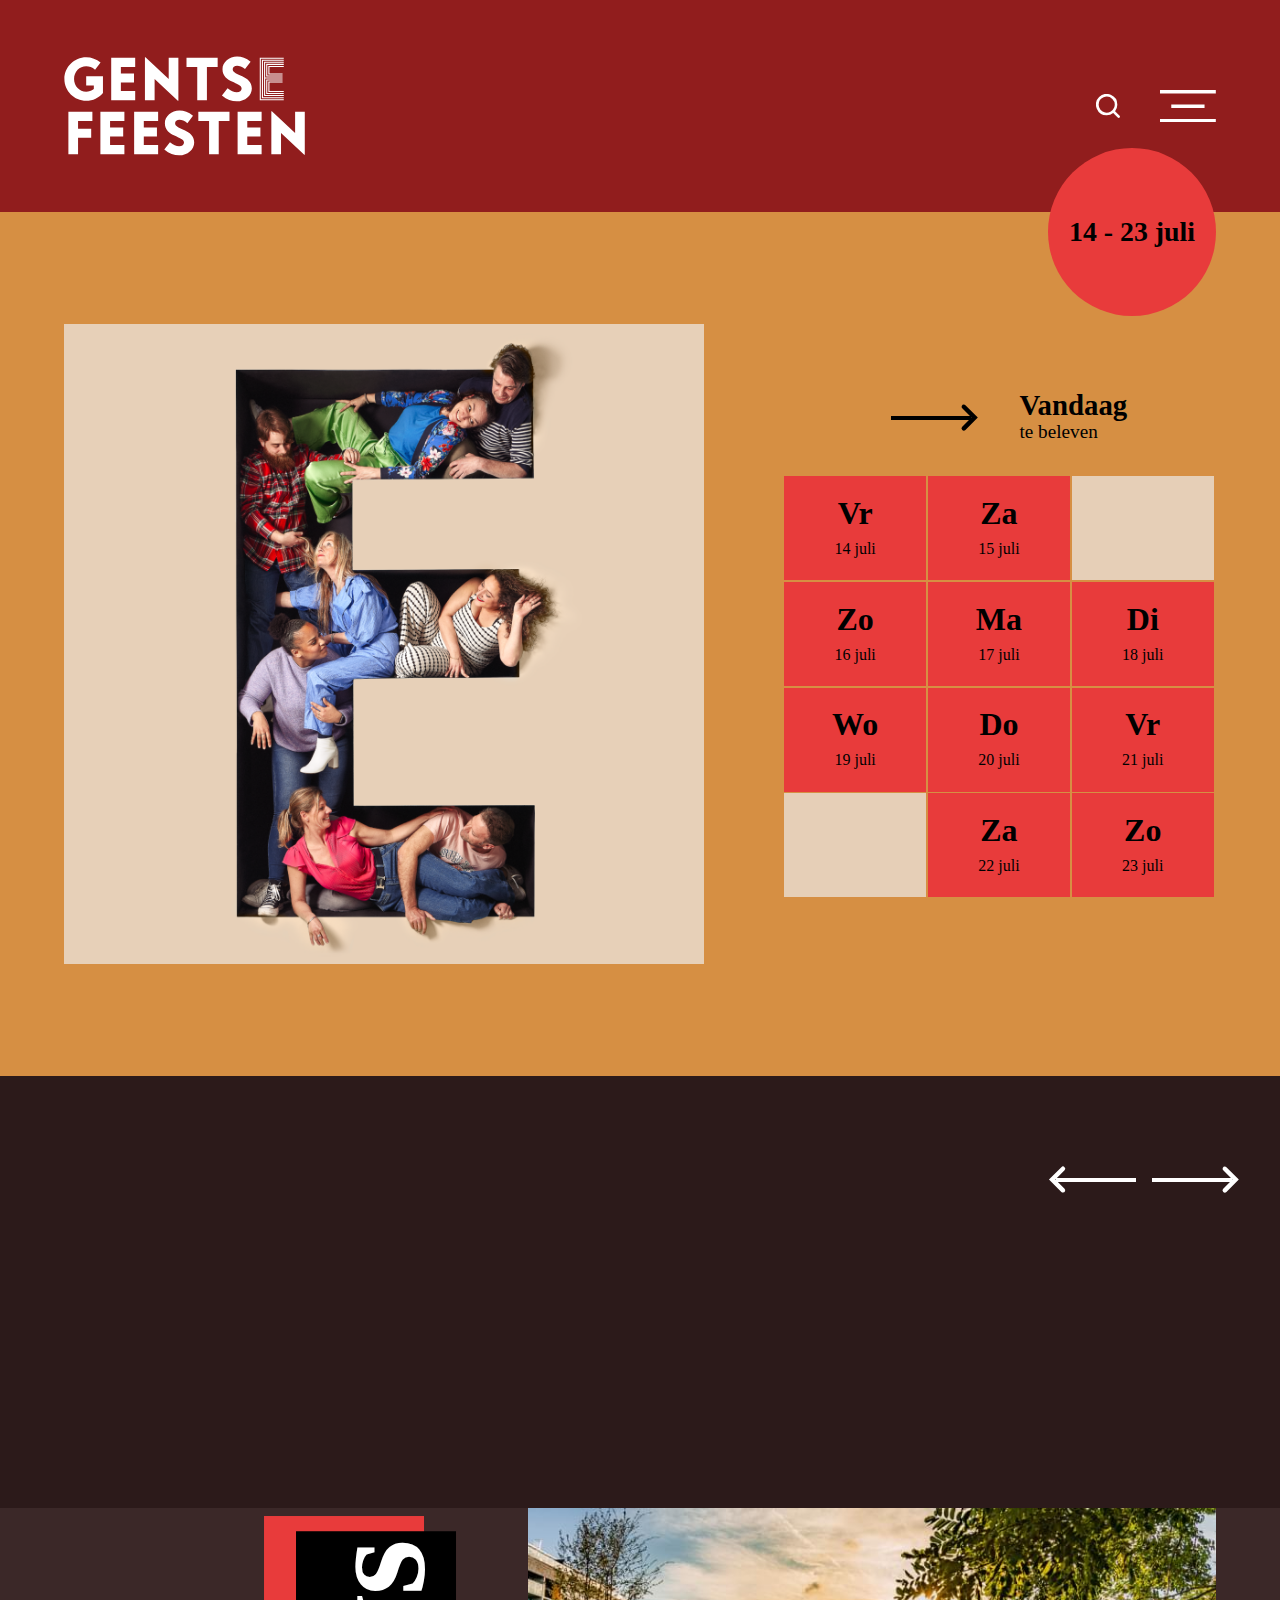
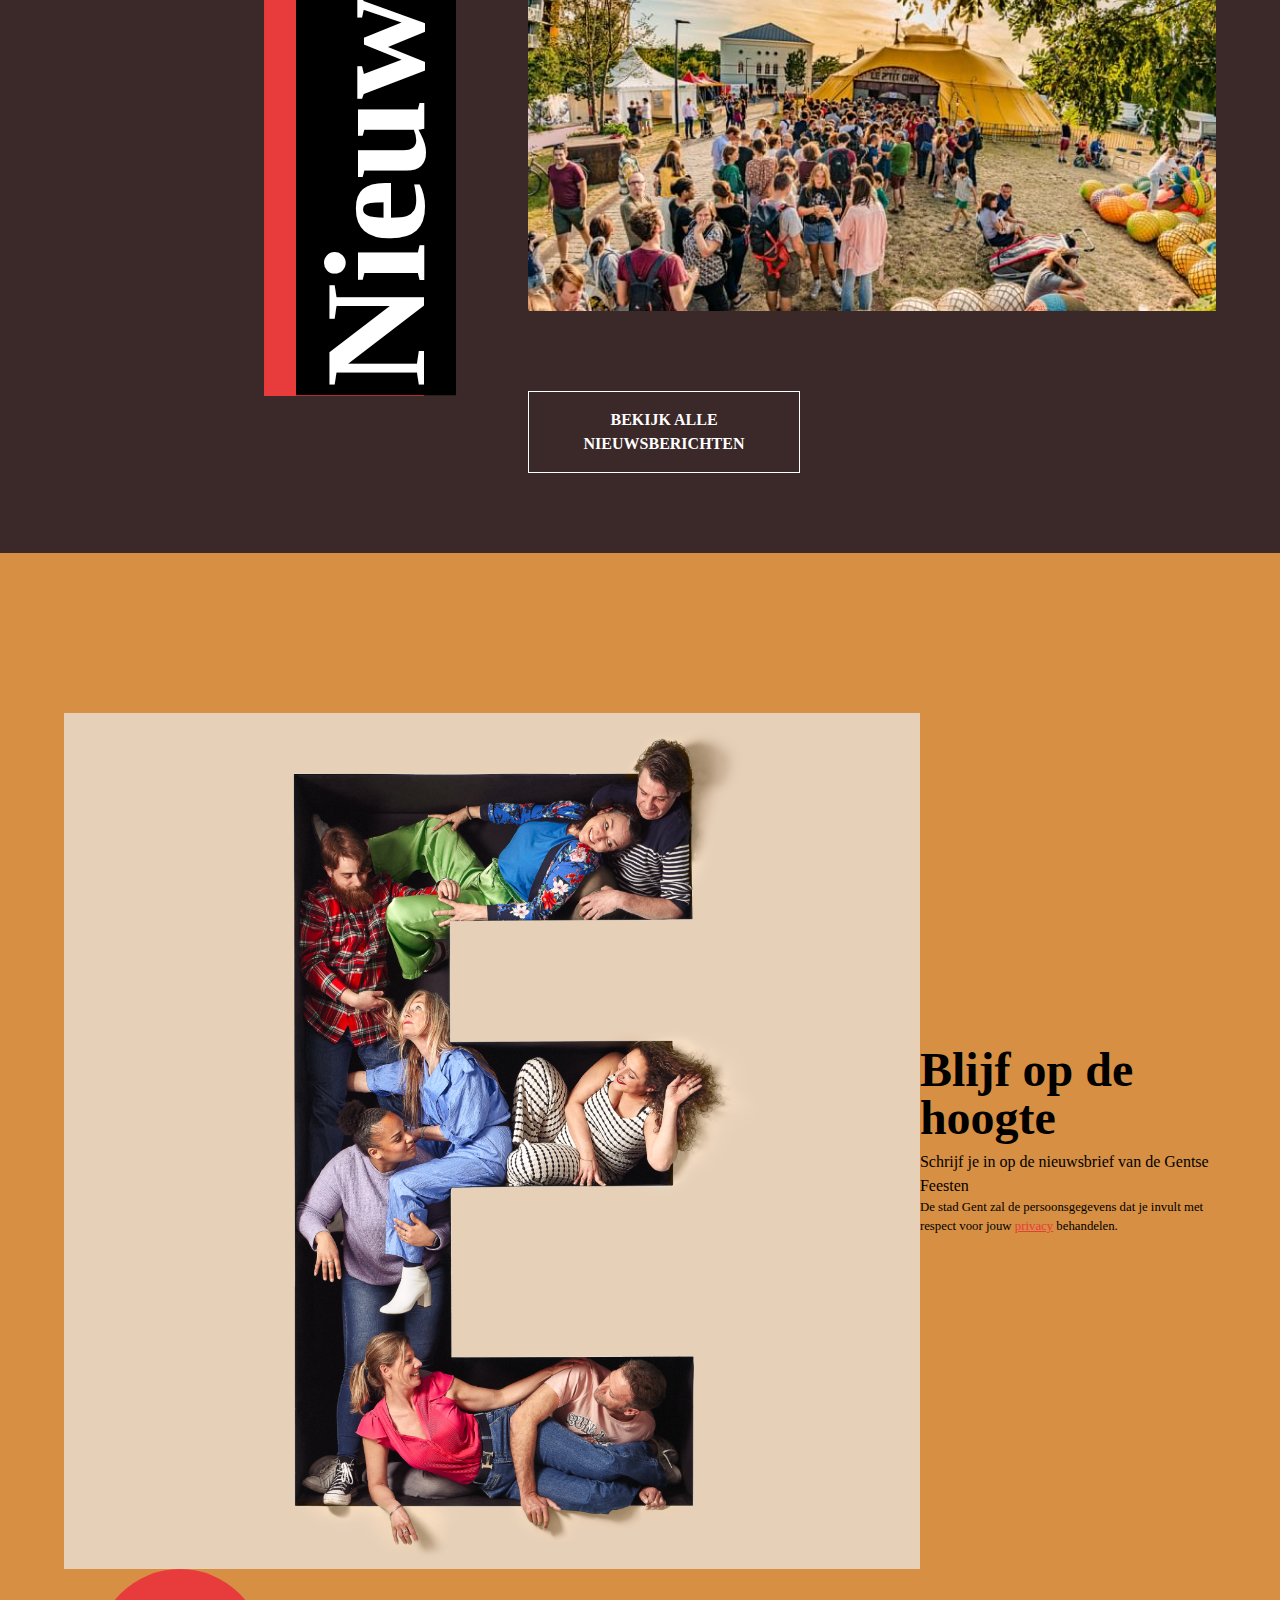
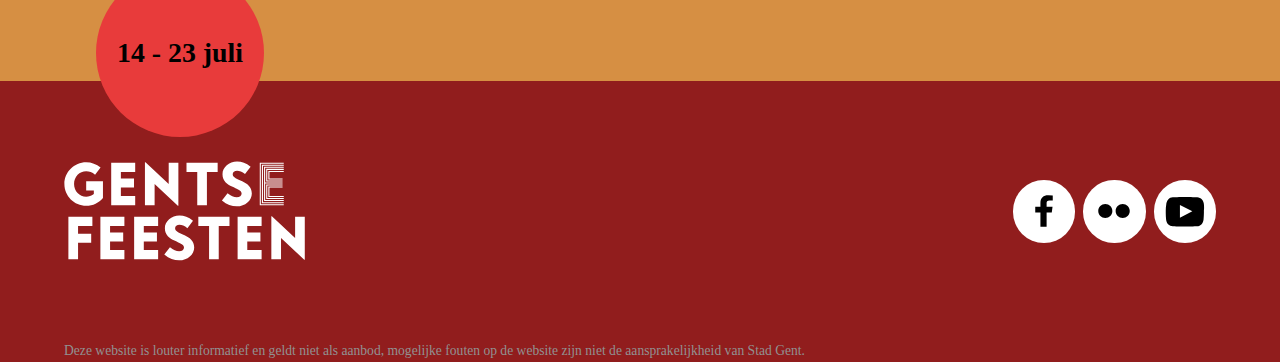
<file: index.html>
<!DOCTYPE html>
<html lang="en">

<head>
    <meta charset="UTF-8">
    <meta name="viewport" content="width=device-width, initial-scale=1.0">
    <link rel="stylesheet" href="static/css/reset.css">
    <link rel="stylesheet" href="static/css/main.css">

    <!--FAVICON-->
    <link rel="apple-touch-icon" sizes="180x180" href="static/img/favicon/apple-touch-icon.png">
    <link rel="icon" type="image/png" sizes="32x32" href="static/img/favicon//favicon-32x32.png">
    <link rel="icon" type="image/png" sizes="16x16" href="static/img/favicon//favicon-16x16.png">

    <title>Home | Gentse Feesten 2023</title>
</head>

<body>
    <div id="menu">
        <!--JAVASCRIPT-->
    </div>
    <header>
        <div class="container">
            <nav>
                <ul>
                    <li>
                        <a id="logo" href="#">
                            <!--JAVASCRIPT-->
                        </a>
                    </li>
                    <li class="hover-after header-hidden">
                        <a href="news.html">Nieuws</a>
                    </li>
                    <li class="hover-after header-hidden">
                        <a href="events/day.html?day=14">Programma</a>
                    </li>
                </ul>

                <ul>
                    <li class="header__search header-hidden__delay">
                        <a href="search.html">
                            <svg xmlns="http://www.w3.org/2000/svg" viewBox="0 0 32 32">
                                <path fill="currentColor"
                                    d="m31.474 28.951-6.043-6.025a14.08 14.08 0 0 0 3.004-8.708A14.22 14.22 0 0 0 4.163 4.164a14.215 14.215 0 0 0-3.082 15.495 14.217 14.217 0 0 0 13.136 8.777 14.072 14.072 0 0 0 8.708-3.004l6.025 6.043a1.77 1.77 0 0 0 1.262.526 1.776 1.776 0 0 0 1.261-.526 1.77 1.77 0 0 0 .526-1.261 1.77 1.77 0 0 0-.526-1.262zM3.554 14.218a10.659 10.659 0 0 1 6.583-9.851 10.667 10.667 0 0 1 11.621 2.311 10.66 10.66 0 0 1 2.311 11.621 10.663 10.663 0 0 1-20.514-4.081z" />
                            </svg>
                        </a>
                    </li>
                    <li class="header__hamburger">
                        <a id="menu-btn" href="#">
                            <svg xmlns="http://www.w3.org/2000/svg" viewBox="0 0 55 32">
                                <path fill="currentColor"
                                    d="M0 0h54.825v3.404H0V0zm11.072 14.298h32.681v3.404H11.072v-3.404zM0 28.596h54.825V32H0v-3.404z" />
                            </svg>
                        </a>
                    </li>
                </ul>
            </nav>
            <div class="dates-circle">
                <p>
                    14 - 23 juli
                </p>
            </div>
        </div>
    </header>

    <main>
        <section class="home-days">
            <div class="container">
                <figure id="logo-letter">
                    <!--JAVASCRIPT-->
                </figure>
                <div>
                    <a href="events/day.html?day=14">
                        <div class="home-days__today">
                            <div class="arrow-right">
                                <div class="arrow-helper"></div>
                                <svg xmlns="http://www.w3.org/2000/svg" viewBox="0 0 32 32">
                                    <path fill="currentColor"
                                        d="M12.5 7c.384 0 .768.146 1.06.439l8.26 8.261-8.26 8.261a1.5 1.5 0 0 1-2.121-2.122l6.14-6.14-6.14-6.139a1.502 1.502 0 0 1 1.06-2.561z" />
                                </svg>
                            </div>
                            <div>
                                <h2>Vandaag</h2>
                                <p>
                                    te beleven
                                </p>
                            </div>
                        </div>
                    </a>
                    <ul class="home-days__grid">
                        <li>
                            <a href="events/day.html?day=14">
                                <p>
                                    <strong>Vr</strong>
                                    <br>
                                    14 juli
                                </p>
                            </a>
                        </li>
                        <li>
                            <a href="events/day.html?day=15">
                                <p>
                                    <strong>Za</strong>
                                    <br>
                                    15 juli
                                </p>
                            </a>
                        </li>
                        <li class="home-days__grid-empty">
                            <div>
                            </div>
                        </li>
                        <li>
                            <a href="events/day.html?day=16">
                                <p>
                                    <strong>Zo</strong>
                                    <br>
                                    16 juli
                                </p>
                            </a>
                        </li>
                        <li>
                            <a href="events/day.html?day=17">
                                <p>
                                    <strong>Ma</strong>
                                    <br>
                                    17 juli
                                </p>
                            </a>
                        </li>
                        <li>
                            <a href="events/day.html?day=18">
                                <p>
                                    <strong>Di</strong>
                                    <br>
                                    18 juli
                                </p>
                            </a>
                        </li>
                        <li>
                            <a href="events/day.html?day=19">
                                <p>
                                    <strong>Wo</strong>
                                    <br>
                                    19 juli
                                </p>
                            </a>
                        </li>
                        <li>
                            <a href="events/day.html?day=20">
                                <p>
                                    <strong>Do</strong>
                                    <br>
                                    20 juli
                                </p>
                            </a>
                        </li>
                        <li>
                            <a href="events/day.html?day=21">
                                <p>
                                    <strong>Vr</strong>
                                    <br>
                                    21 juli
                                </p>
                            </a>
                        </li>
                        <li class="home-days__grid-empty">
                            <div>
                            </div>
                        </li>
                        <li>
                            <a href="events/day.html?day=22">
                                <p>
                                    <strong>Za</strong>
                                    <br>
                                    22 juli
                                </p>
                            </a>
                        </li>
                        <li>
                            <a href="events/day.html?day=23">
                                <p>
                                    <strong>Zo</strong>
                                    <br>
                                    23 juli
                                </p>
                            </a>
                        </li>
                    </ul>
                </div>
            </div>
        </section>

        <section class="home-spotlight">
            <div class="container">
                <div class="home-spotlight__arrows">
                    <div class="arrow-left">
                        <svg xmlns="http://www.w3.org/2000/svg" viewBox="0 0 32 32">
                            <path fill="currentColor"
                                d="M20.321 24.4c-.384 0-.768-.146-1.06-.439L11 15.701l8.26-8.262a1.5 1.5 0 0 1 2.121 2.122l-6.14 6.14 6.14 6.14a1.503 1.503 0 0 1-1.06 2.56" />
                        </svg>
                        <div class="arrow-helper"></div>
                    </div>
                    <div></div>
                    <div class="arrow-right">
                        <div class="arrow-helper"></div>
                        <svg xmlns="http://www.w3.org/2000/svg" viewBox="0 0 32 32">
                            <path fill="currentColor"
                                d="M12.5 7c.384 0 .768.146 1.06.439l8.26 8.261-8.26 8.261a1.5 1.5 0 0 1-2.121-2.122l6.14-6.14-6.14-6.139a1.502 1.502 0 0 1 1.06-2.561z" />
                        </svg>
                    </div>
                </div>
                <ul id="spotlight" class="home-spotlight__events">
                    <!--JAVASCRIPT-->
                </ul>
            </div>
        </section>
        
        <section class="home-news">
            <div class="container">
                <div class="home-news__title">
                    <h2>Nieuws</h2>
                </div>
                <div class="home-news__articles-container">
                    <div class="home-news__articles">
                        <div class="home-news__articles-grid" id="news">
                            <!--JAVASCRIPT-->
                        </div>
                        <figure>
                            <img src="static/img/gent-news-photo.jpg" alt="Gent News Picture">
                        </figure>
                    </div>
                    <a class="home-news__news-btn" href="news.html">
                        <strong>Bekijk alle nieuwsberichten</strong>
                    </a>
                </div>
            </div>
        </section>
    </main>


    <footer>
        <section class="footer-newsletter">
            <div class="container">
                <div class="footer-newsletter__subscribe">
                    <figure id="logo-letter-footer">
                        <!--JAVASCRIPT-->
                    </figure>
                    <div class="footer-newsletter__subscribe-text">
                        <h3>Blijf op de hoogte</h3>
                        <p>
                            Schrijf je in op de nieuwsbrief van de Gentse Feesten
                        </p>
                        <p class="footer-newsletter__terms">
                            De stad Gent zal de persoonsgegevens dat je invult met respect voor jouw <a
                                href="#">privacy</a> behandelen.
                        </p>
                    </div>
                </div>
            </div>
        </section>

        <section class="footer-info">
            <div class="container">
                <div class="dates-circle">
                    <p>
                        14 - 23 juli
                    </p>
                </div>
                <nav>
                    <ul>
                        <li>
                            <a id="logo-footer" href="index.html">
                                <!--JAVASCRIPT-->
                            </a>
                        </li>
                        <li class="footer-info__socials">
                            <a href="#">
                                <svg xmlns="http://www.w3.org/2000/svg" viewBox="0 0 32 32">
                                    <path
                                        d="M17.49 25v-8.21h2.95l.44-3.2h-3.39v-2.043c0-.927.276-1.558 1.697-1.558L21 9.988V7.126A25.196 25.196 0 0 0 18.445 7h-.091.005c-2.614 0-4.403 1.491-4.403 4.23v2.36H11v3.2h2.956V25h3.535z" />
                                </svg>
                            </a>
                            <a href="#">
                                <svg xmlns="http://www.w3.org/2000/svg" viewBox="0 0 32 32">
                                    <path
                                        d="M11.034 12c2.228 0 4.034 1.791 4.034 4 0 2.21-1.806 4-4.034 4S7 18.21 7 16c0-2.209 1.806-4 4.034-4zM25 16c0 2.21-1.806 4-4.034 4s-4.034-1.79-4.034-4c0-2.209 1.806-4 4.034-4S25 13.791 25 16z" />
                                </svg>
                            </a>
                            <a href="#">
                                <svg xmlns="http://www.w3.org/2000/svg" viewBox="0 0 32 32">
                                    <path
                                        d="M26.8 12.1c0-.3-.3-1.9-1.1-2.7C25 8.7 24 8.3 23 8.2h-.2C19.8 8 16.2 8 16 8s-3.8 0-6.8.2H9c-1 0-1.9.5-2.6 1.2-.8.8-1.1 2.4-1.1 2.7-.2 1.2-.3 2.4-.3 3.6v1.6c0 1.2.1 2.4.2 3.6 0 .3.3 1.8 1.1 2.7.8.7 1.7 1.1 2.7 1.1H9.3c1.7.2 6.4.2 6.6.2.2 0 3.8 0 6.8-.2h.2c1 0 1.9-.5 2.6-1.2.8-.8 1.1-2.4 1.1-2.7.1-1.2.2-2.4.2-3.6v-1.6c.2-1.1.1-2.3 0-3.5zm-13.7 7.8v-7.4l7.1 3.7-7.1 3.7z" />
                                </svg>
                            </a>
                        </li>
                    </ul>
                    <ul>
                        <li>
                            <p class="footer__site-info">
                                Deze website is louter informatief en geldt niet als aanbod, mogelijke fouten op de
                                website zijn niet de aansprakelijkheid van Stad Gent.
                            </p>
                        </li>
                    </ul>
                </nav>
            </div>
        </section>
    </footer>
    <script src="./static/js/utils/utility-functions.js"></script>
    <script src="./static/js/main/data.js"></script>
    <script src="./static/js/main/logos.js"></script>
    <script src="./static/js/main/menu.js"></script>
    <script src="./static/js/home-page/home-events.js"></script>
    <script src="./static/js/home-page/home-news.js"></script>
</body>

</html>
</file>
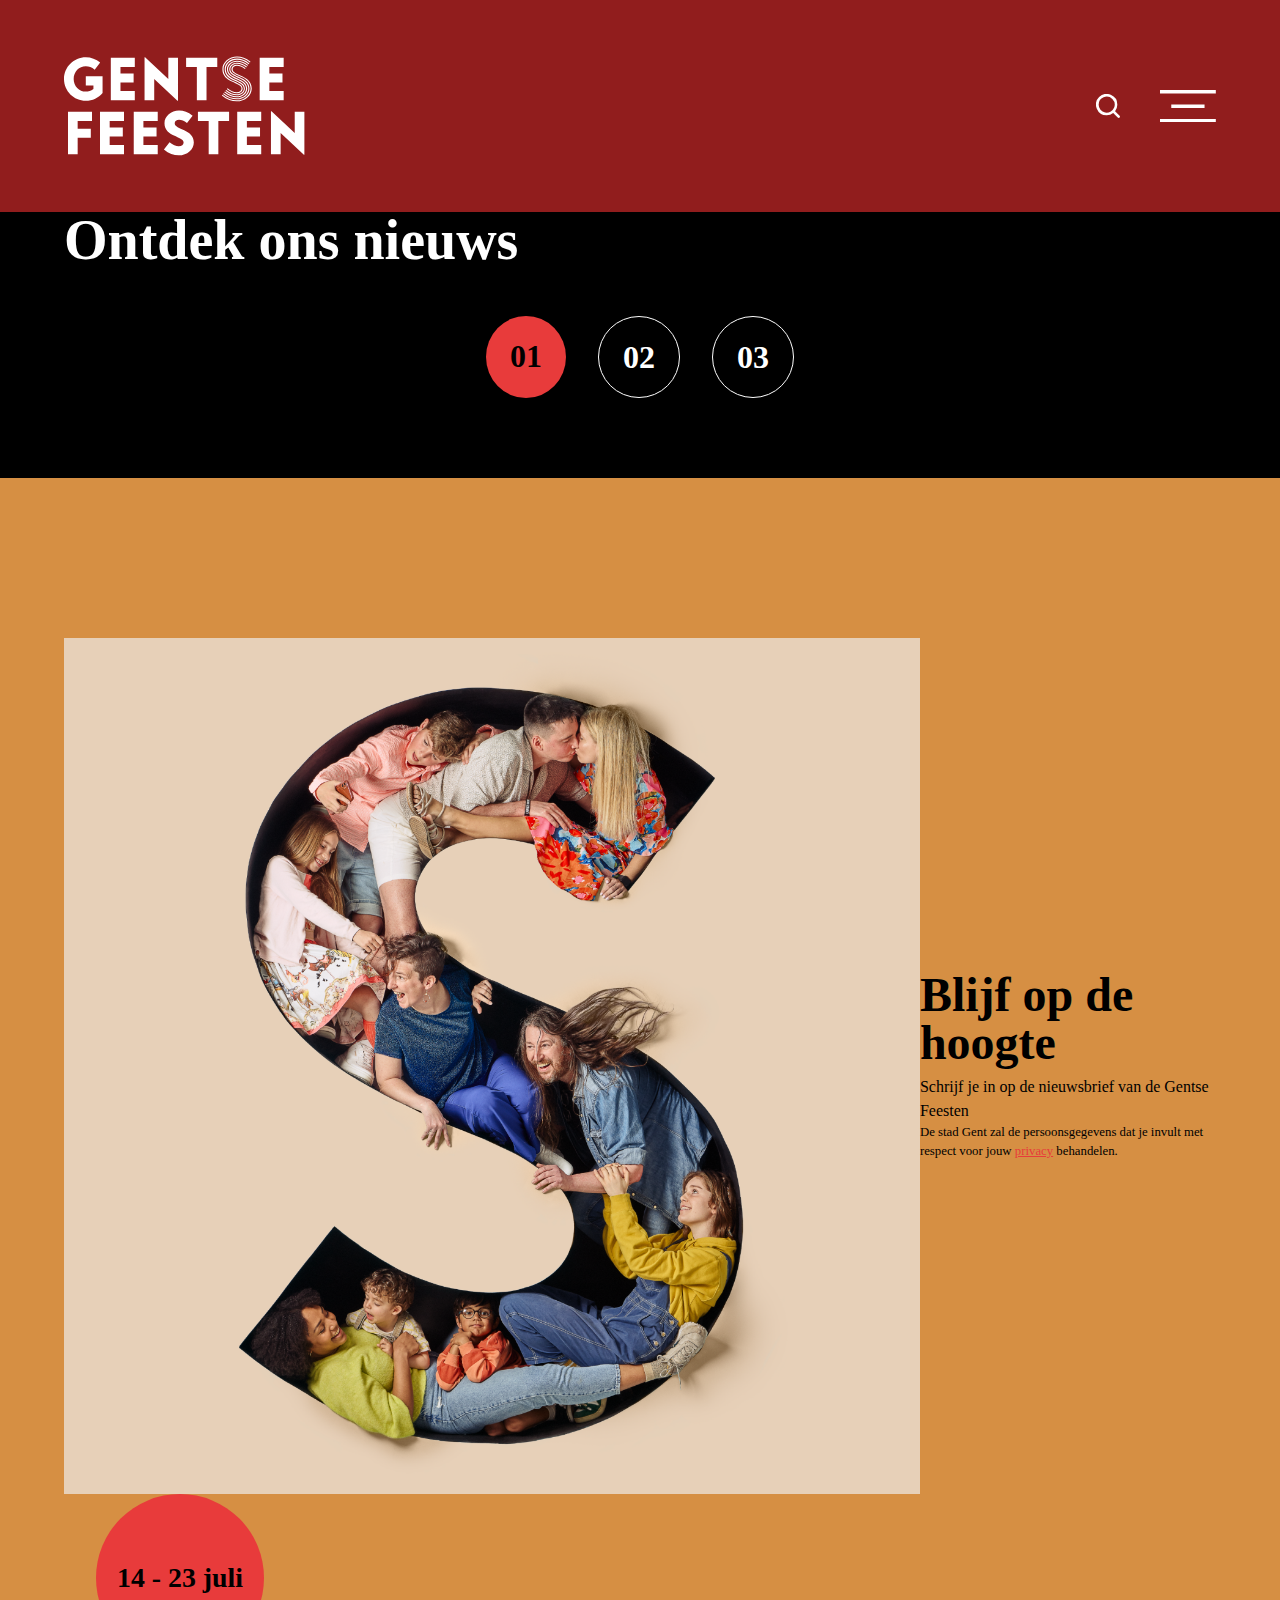
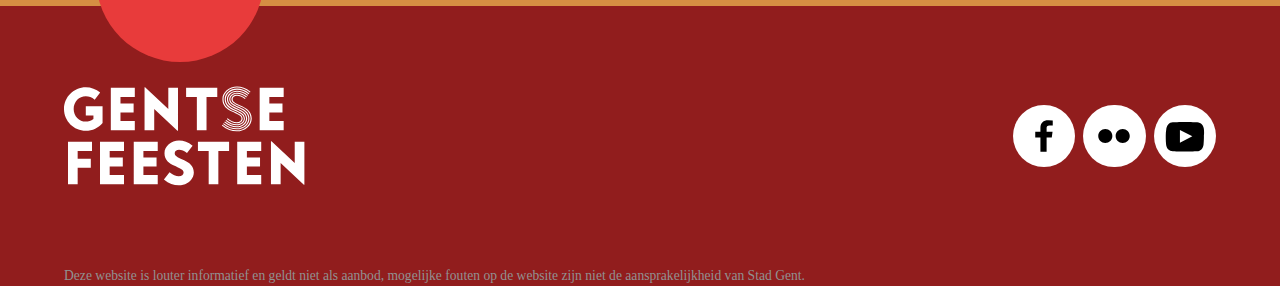
<file: news.html>
<!DOCTYPE html>
<html lang="en">

<head>
    <meta charset="UTF-8">
    <meta name="viewport" content="width=device-width, initial-scale=1.0">
    <link rel="stylesheet" href="static/css/reset.css">
    <link rel="stylesheet" href="static/css/main.css">

    <!--FAVICON-->
    <link rel="apple-touch-icon" sizes="180x180" href="static/img/favicon/apple-touch-icon.png">
    <link rel="icon" type="image/png" sizes="32x32" href="static/img/favicon//favicon-32x32.png">
    <link rel="icon" type="image/png" sizes="16x16" href="static/img/favicon//favicon-16x16.png">

    <title>Ontdek ons nieuws | Gentse Feesten 2023</title>
</head>

<body>
    <div id="menu">
        <!--JAVASCRIPT-->
    </div>
    <header>
        <div class="container">
            <nav>
                <ul>
                    <li>
                        <a id="logo" href="index.html">
                            <!--JAVASCRIPT-->
                        </a>
                    </li>
                    <li class="page-pointer header-hidden">
                        <a href="news.html">Nieuws</a>
                    </li>
                    <li class="hover-after header-hidden">
                        <a href="events/day.html?day=14">Programma</a>
                    </li>
                </ul>

                <ul>
                    <li class="header__search header-hidden__delay">
                        <a href="search.html">
                            <svg xmlns="http://www.w3.org/2000/svg" viewBox="0 0 32 32">
                                <path fill="currentColor"
                                    d="m31.474 28.951-6.043-6.025a14.08 14.08 0 0 0 3.004-8.708A14.22 14.22 0 0 0 4.163 4.164a14.215 14.215 0 0 0-3.082 15.495 14.217 14.217 0 0 0 13.136 8.777 14.072 14.072 0 0 0 8.708-3.004l6.025 6.043a1.77 1.77 0 0 0 1.262.526 1.776 1.776 0 0 0 1.261-.526 1.77 1.77 0 0 0 .526-1.261 1.77 1.77 0 0 0-.526-1.262zM3.554 14.218a10.659 10.659 0 0 1 6.583-9.851 10.667 10.667 0 0 1 11.621 2.311 10.66 10.66 0 0 1 2.311 11.621 10.663 10.663 0 0 1-20.514-4.081z" />
                            </svg>
                        </a>
                    </li>
                    <li class="header__hamburger">
                        <a id="menu-btn" href="#">
                            <svg xmlns="http://www.w3.org/2000/svg" viewBox="0 0 55 32">
                                <path fill="currentColor"
                                    d="M0 0h54.825v3.404H0V0zm11.072 14.298h32.681v3.404H11.072v-3.404zM0 28.596h54.825V32H0v-3.404z" />
                            </svg>
                        </a>
                    </li>
                </ul>
            </nav>
    </header>
    <main>
        <section class="news">
            <div class="container">
                <h1>Ontdek ons nieuws</h1>
                <ul id="news">
                    <!--JAVASCRIPT-->
                </ul>
                <nav class="page-nav">
                    <ul>
                        <li class="page-nav__pointer">
                            <a href="#">
                                <strong>01</strong>
                            </a>
                        </li>
                        <li class="page-nav__hover">
                            <a href="#">
                                <strong>02</strong>
                            </a>
                        </li>
                        <li class="page-nav__hover">
                            <a href="#">
                                <strong>03</strong>
                            </a>
                        </li>
                    </ul>
                </nav>
            </div>
        </section>
    </main>
    <footer>
        <section class="footer-newsletter">
            <div class="container">
                
                <div class="footer-newsletter__subscribe">
                    <figure id="logo-letter-footer">
                        <!--JAVASCRIPT-->
                    </figure>
                    <div class="footer-newsletter__subscribe-text">
                        <h3>Blijf op de hoogte</h3>
                        <p>
                            Schrijf je in op de nieuwsbrief van de Gentse Feesten
                        </p>
                        <p class="footer-newsletter__terms">
                            De stad Gent zal de persoonsgegevens dat je invult met respect voor jouw <a
                                href="#">privacy</a> behandelen.
                        </p>
                    </div>
                </div>
            </div>
        </section>

        <section class="footer-info">
            <div class="container">
                <div class="dates-circle">
                    <p>
                        14 - 23 juli
                    </p>
                </div>
                <nav>
                    <ul>
                        <li>
                            <a id="logo-footer" href="index.html">
                                <!--JAVASCRIPT-->
                            </a>
                        </li>
                        <li class="footer-info__socials">
                            <a href="#">
                                <svg xmlns="http://www.w3.org/2000/svg" viewBox="0 0 32 32">
                                    <path
                                        d="M17.49 25v-8.21h2.95l.44-3.2h-3.39v-2.043c0-.927.276-1.558 1.697-1.558L21 9.988V7.126A25.196 25.196 0 0 0 18.445 7h-.091.005c-2.614 0-4.403 1.491-4.403 4.23v2.36H11v3.2h2.956V25h3.535z" />
                                </svg>
                            </a>
                            <a href="#">
                                <svg xmlns="http://www.w3.org/2000/svg" viewBox="0 0 32 32">
                                    <path
                                        d="M11.034 12c2.228 0 4.034 1.791 4.034 4 0 2.21-1.806 4-4.034 4S7 18.21 7 16c0-2.209 1.806-4 4.034-4zM25 16c0 2.21-1.806 4-4.034 4s-4.034-1.79-4.034-4c0-2.209 1.806-4 4.034-4S25 13.791 25 16z" />
                                </svg>
                            </a>
                            <a href="#">
                                <svg xmlns="http://www.w3.org/2000/svg" viewBox="0 0 32 32">
                                    <path
                                        d="M26.8 12.1c0-.3-.3-1.9-1.1-2.7C25 8.7 24 8.3 23 8.2h-.2C19.8 8 16.2 8 16 8s-3.8 0-6.8.2H9c-1 0-1.9.5-2.6 1.2-.8.8-1.1 2.4-1.1 2.7-.2 1.2-.3 2.4-.3 3.6v1.6c0 1.2.1 2.4.2 3.6 0 .3.3 1.8 1.1 2.7.8.7 1.7 1.1 2.7 1.1H9.3c1.7.2 6.4.2 6.6.2.2 0 3.8 0 6.8-.2h.2c1 0 1.9-.5 2.6-1.2.8-.8 1.1-2.4 1.1-2.7.1-1.2.2-2.4.2-3.6v-1.6c.2-1.1.1-2.3 0-3.5zm-13.7 7.8v-7.4l7.1 3.7-7.1 3.7z" />
                                </svg>
                            </a>
                        </li>
                    </ul>
                    <ul>
                        <li>
                            <p class="footer__site-info">
                                Deze website is louter informatief en geldt niet als aanbod, mogelijke fouten op de
                                website zijn niet de aansprakelijkheid van Stad Gent.
                            </p>
                        </li>
                    </ul>
                </nav>
            </div>
        </section>
    </footer>
    <script src="./static/js/utils/utility-functions.js"></script>
    <script src="./static/js/main/data.js"></script>
    <script src="./static/js/main/logos.js"></script>
    <script src="./static/js/main/menu.js"></script>
    <script src="./static/js/news-page/news.js"></script>
</body>

</html>
</file>
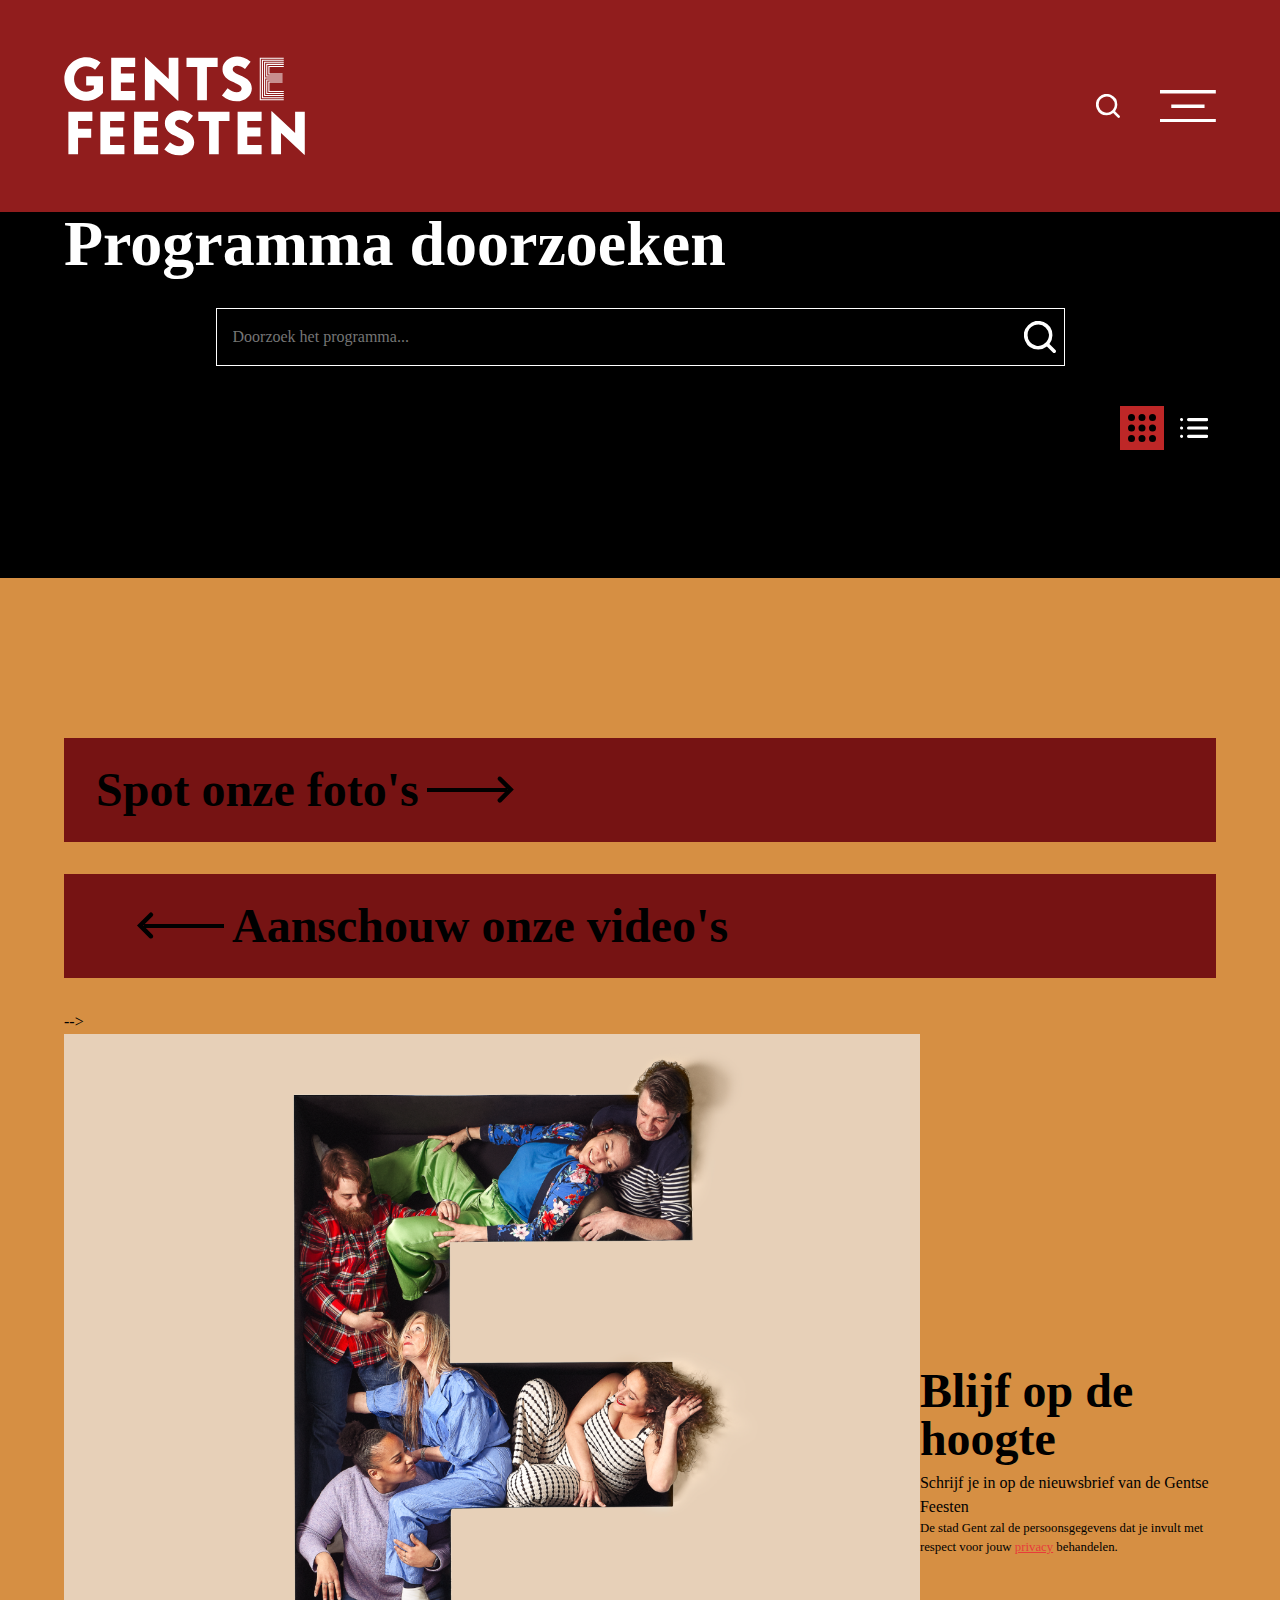
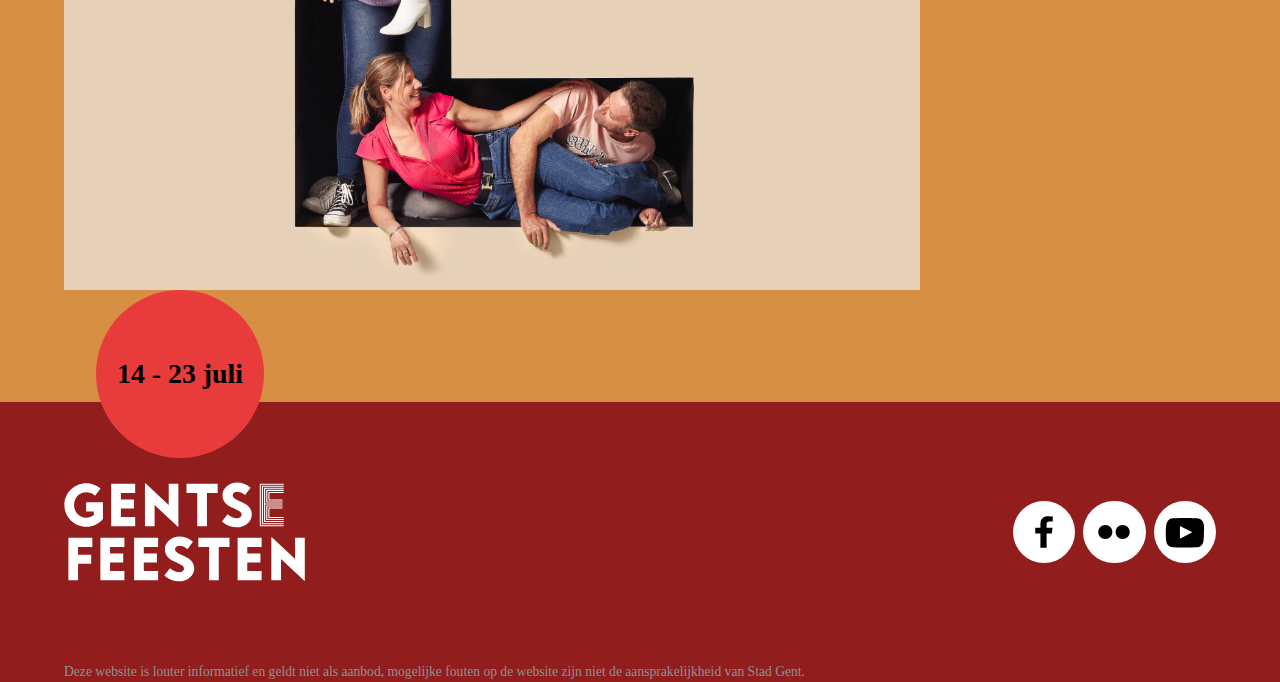
<file: search.html>
<!DOCTYPE html>
<html lang="en">

<head>
    <meta charset="UTF-8">
    <meta name="viewport" content="width=device-width, initial-scale=1.0">
    <link rel="stylesheet" href="static/css/reset.css">
    <link rel="stylesheet" href="static/css/main.css">

    <!--FAVICON-->
    <link rel="apple-touch-icon" sizes="180x180" href="static/img/favicon/apple-touch-icon.png">
    <link rel="icon" type="image/png" sizes="32x32" href="static/img/favicon//favicon-32x32.png">
    <link rel="icon" type="image/png" sizes="16x16" href="static/img/favicon//favicon-16x16.png">

    <title>Programma doorzoeken | Gentse Feesten 2023</title>
</head>

<body>
    <div id="menu">
        <!--JAVASCRIPT-->
    </div>
    <header>
        <div class="container">
            <nav>
                <ul>
                    <li>
                        <a id="logo" href="index.html">
                            <!--JAVASCRIPT-->
                        </a>
                    </li>
                    <li class="hover-after header-hidden">
                        <a href="news.html">Nieuws</a>
                    </li>
                    <li class="hover-after header-hidden">
                        <a href="events/day.html?day=14">Programma</a>
                    </li>
                   
                </ul>
                <ul>
                    
                    <li class="header__search header-hidden__delay">
                        <a href="search.html">
                            <svg xmlns="http://www.w3.org/2000/svg" viewBox="0 0 32 32">
                                <path fill="currentColor"
                                    d="m31.474 28.951-6.043-6.025a14.08 14.08 0 0 0 3.004-8.708A14.22 14.22 0 0 0 4.163 4.164a14.215 14.215 0 0 0-3.082 15.495 14.217 14.217 0 0 0 13.136 8.777 14.072 14.072 0 0 0 8.708-3.004l6.025 6.043a1.77 1.77 0 0 0 1.262.526 1.776 1.776 0 0 0 1.261-.526 1.77 1.77 0 0 0 .526-1.261 1.77 1.77 0 0 0-.526-1.262zM3.554 14.218a10.659 10.659 0 0 1 6.583-9.851 10.667 10.667 0 0 1 11.621 2.311 10.66 10.66 0 0 1 2.311 11.621 10.663 10.663 0 0 1-20.514-4.081z" />
                            </svg>
                        </a>
                    </li>
                    <li class="header__hamburger">
                        <a id="menu-btn" href="#">
                            <svg xmlns="http://www.w3.org/2000/svg" viewBox="0 0 55 32">
                                <path fill="currentColor"
                                    d="M0 0h54.825v3.404H0V0zm11.072 14.298h32.681v3.404H11.072v-3.404zM0 28.596h54.825V32H0v-3.404z" />
                            </svg>
                        </a>
                    </li>
                </ul>
            </nav>
    </header>
    
    <main>
        <section class="search">
            <div class="container">
                <h1>Programma doorzoeken</h1>

                <form class="search-form">
                    <label>
                        <input type="text" placeholder="Doorzoek het programma..." id="searchInput" name="search">
                    </label>
                    <button type="submit">
                        <svg xmlns="http://www.w3.org/2000/svg" viewBox="0 0 32 32">
                            <path fill="currentColor"
                                d="m31.474 28.951-6.043-6.025a14.08 14.08 0 0 0 3.004-8.708A14.22 14.22 0 0 0 4.163 4.164a14.215 14.215 0 0 0-3.082 15.495 14.217 14.217 0 0 0 13.136 8.777 14.072 14.072 0 0 0 8.708-3.004l6.025 6.043a1.77 1.77 0 0 0 1.262.526 1.776 1.776 0 0 0 1.261-.526 1.77 1.77 0 0 0 .526-1.261 1.77 1.77 0 0 0-.526-1.262zM3.554 14.218a10.659 10.659 0 0 1 6.583-9.851 10.667 10.667 0 0 1 11.621 2.311 10.66 10.66 0 0 1 2.311 11.621 10.663 10.663 0 0 1-20.514-4.081z" />
                        </svg>
                    </button>
                </form>

                <div id="searchInfo" class="search-info">
                    <!--JAVASCRIPT-->
                </div>
                <div class="grid-toggler">
                    <a id="normal" class="bg-red" href="#">
                        <svg xmlns="http://www.w3.org/2000/svg" viewBox="0 0 32 32">
                            <path fill="currentColor"
                                d="M0 28a4 4 0 0 0 8 0 4 4 0 0 0-8 0m4-16a4 4 0 1 0 0 8 4 4 0 0 0 0-8zm24-4a4 4 0 1 0 0-8 4 4 0 0 0 0 8zM0 4a4 4 0 0 0 8 0 4 4 0 0 0-8 0m28 8a4 4 0 1 0 0 8 4 4 0 0 0 0-8zm0 12a4 4 0 1 0 0 8 4 4 0 0 0 0-8zm-16 4a4 4 0 0 0 8 0 4 4 0 0 0-8 0m0-24a4 4 0 0 0 8 0 4 4 0 0 0-8 0m4 8a4 4 0 1 0 0 8 4 4 0 0 0 0-8z" />
                        </svg>
                    </a>
                    <a id="list" class="list-btn" href="#">
                        <svg xmlns="http://www.w3.org/2000/svg" viewBox="0 0 45 32">
                            <path fill="currentColor"
                                d="M13.742 5.053h29.192a2.526 2.526 0 0 0 0-5.052H13.742a2.525 2.525 0 1 0 0 5.052zm29.192 8.421H13.742a2.525 2.525 0 1 0 0 5.052h29.192a2.526 2.526 0 0 0 0-5.052zm0 13.473H13.742a2.526 2.526 0 0 0 0 5.052h29.192a2.527 2.527 0 0 0 0-5.052zM2.537 0h-.022C1.119 0 0 1.131 0 2.526s1.141 2.526 2.537 2.526a2.525 2.525 0 1 0 0-5.052zm0 13.474h-.022C1.119 13.474 0 14.605 0 16s1.141 2.526 2.537 2.526a2.525 2.525 0 1 0 0-5.052zm0 13.473h-.022C1.119 26.947 0 28.079 0 29.473s1.141 2.526 2.537 2.526a2.526 2.526 0 0 0 0-5.052z" />
                        </svg>
                    </a>
                </div>
                <ul id="searchedEvents" class="searched-events">
                    <!--JAVASCRIPT-->
                </ul>
            </div>
        </section>
    </main>
    <footer>
        <section class="footer-newsletter">
            <div class="container">
                    <ul>
                        <li class="footer-newsletter__nav-pics">
                            <a href="#">
                                <p>
                                    Spot onze foto's
                                </p>
                                <div class="arrow-right">
                                    <div class="arrow-helper"></div>
                                    <svg xmlns="http://www.w3.org/2000/svg" viewBox="0 0 32 32">
                                        <path fill="currentColor"
                                            d="M12.5 7c.384 0 .768.146 1.06.439l8.26 8.261-8.26 8.261a1.5 1.5 0 0 1-2.121-2.122l6.14-6.14-6.14-6.139a1.502 1.502 0 0 1 1.06-2.561z" />
                                    </svg>
                                </div>
                            </a>
                        </li>
                        <li class="footer-newsletter__nav-vids">
                            <a href="#">
                                <div class="arrow-left">
                                    <svg xmlns="http://www.w3.org/2000/svg" viewBox="0 0 32 32">
                                        <path fill="currentColor"
                                            d="M20.321 24.4c-.384 0-.768-.146-1.06-.439L11 15.701l8.26-8.262a1.5 1.5 0 0 1 2.121 2.122l-6.14 6.14 6.14 6.14a1.503 1.503 0 0 1-1.06 2.56" />
                                    </svg>
                                    <div class="arrow-helper"></div>
                                </div>
                                <p>
                                    Aanschouw onze video's
                                </p>
                            </a>
                        </li>
                    </ul>
                </nav> -->
                <div class="footer-newsletter__subscribe">
                    <figure id="logo-letter-footer">
                        <!--JAVASCRIPT-->
                    </figure>
                    <div class="footer-newsletter__subscribe-text">
                        <h3>Blijf op de hoogte</h3>
                        <p>
                            Schrijf je in op de nieuwsbrief van de Gentse Feesten
                        </p>
                       
                        <p class="footer-newsletter__terms">
                            De stad Gent zal de persoonsgegevens dat je invult met respect voor jouw <a
                                href="#">privacy</a> behandelen.
                        </p>
                    </div>
                </div>
            </div>
        </section>

        <section class="footer-info">
            <div class="container">
                <div class="dates-circle">
                    <p>
                        14 - 23 juli
                    </p>
                </div>
                <nav>
                    <ul>
                        <li>
                            <a id="logo-footer" href="index.html">
                                <!--JAVASCRIPT-->
                            </a>
                        </li>
                        <li class="footer-info__socials">
                            <a href="#">
                                <svg xmlns="http://www.w3.org/2000/svg" viewBox="0 0 32 32">
                                    <path
                                        d="M17.49 25v-8.21h2.95l.44-3.2h-3.39v-2.043c0-.927.276-1.558 1.697-1.558L21 9.988V7.126A25.196 25.196 0 0 0 18.445 7h-.091.005c-2.614 0-4.403 1.491-4.403 4.23v2.36H11v3.2h2.956V25h3.535z" />
                                </svg>
                            </a>
                            <a href="#">
                                <svg xmlns="http://www.w3.org/2000/svg" viewBox="0 0 32 32">
                                    <path
                                        d="M11.034 12c2.228 0 4.034 1.791 4.034 4 0 2.21-1.806 4-4.034 4S7 18.21 7 16c0-2.209 1.806-4 4.034-4zM25 16c0 2.21-1.806 4-4.034 4s-4.034-1.79-4.034-4c0-2.209 1.806-4 4.034-4S25 13.791 25 16z" />
                                </svg>
                            </a>
                            <a href="#">
                                <svg xmlns="http://www.w3.org/2000/svg" viewBox="0 0 32 32">
                                    <path
                                        d="M26.8 12.1c0-.3-.3-1.9-1.1-2.7C25 8.7 24 8.3 23 8.2h-.2C19.8 8 16.2 8 16 8s-3.8 0-6.8.2H9c-1 0-1.9.5-2.6 1.2-.8.8-1.1 2.4-1.1 2.7-.2 1.2-.3 2.4-.3 3.6v1.6c0 1.2.1 2.4.2 3.6 0 .3.3 1.8 1.1 2.7.8.7 1.7 1.1 2.7 1.1H9.3c1.7.2 6.4.2 6.6.2.2 0 3.8 0 6.8-.2h.2c1 0 1.9-.5 2.6-1.2.8-.8 1.1-2.4 1.1-2.7.1-1.2.2-2.4.2-3.6v-1.6c.2-1.1.1-2.3 0-3.5zm-13.7 7.8v-7.4l7.1 3.7-7.1 3.7z" />
                                </svg>
                            </a>
                        </li>
                    </ul>
                    <ul>
                        <li>
                            <p class="footer__site-info">
                                Deze website is louter informatief en geldt niet als aanbod, mogelijke fouten op de
                                website zijn niet de aansprakelijkheid van Stad Gent.
                            </p>
                        </li>
                    </ul>
                </nav>
            </div>
        </section>
    </footer>
    <script src="./static/js/utils/utility-functions.js"></script>
    <script src="./static/js/main/data.js"></script>
    <script src="./static/js/main/logos.js"></script>
    <script src="./static/js/main/menu.js"></script>
    <script src="./static/js/search-page/search.js"></script>
    <script src="./static/js/main/grid-toggler.js"></script>
</body>

</html>
</file>
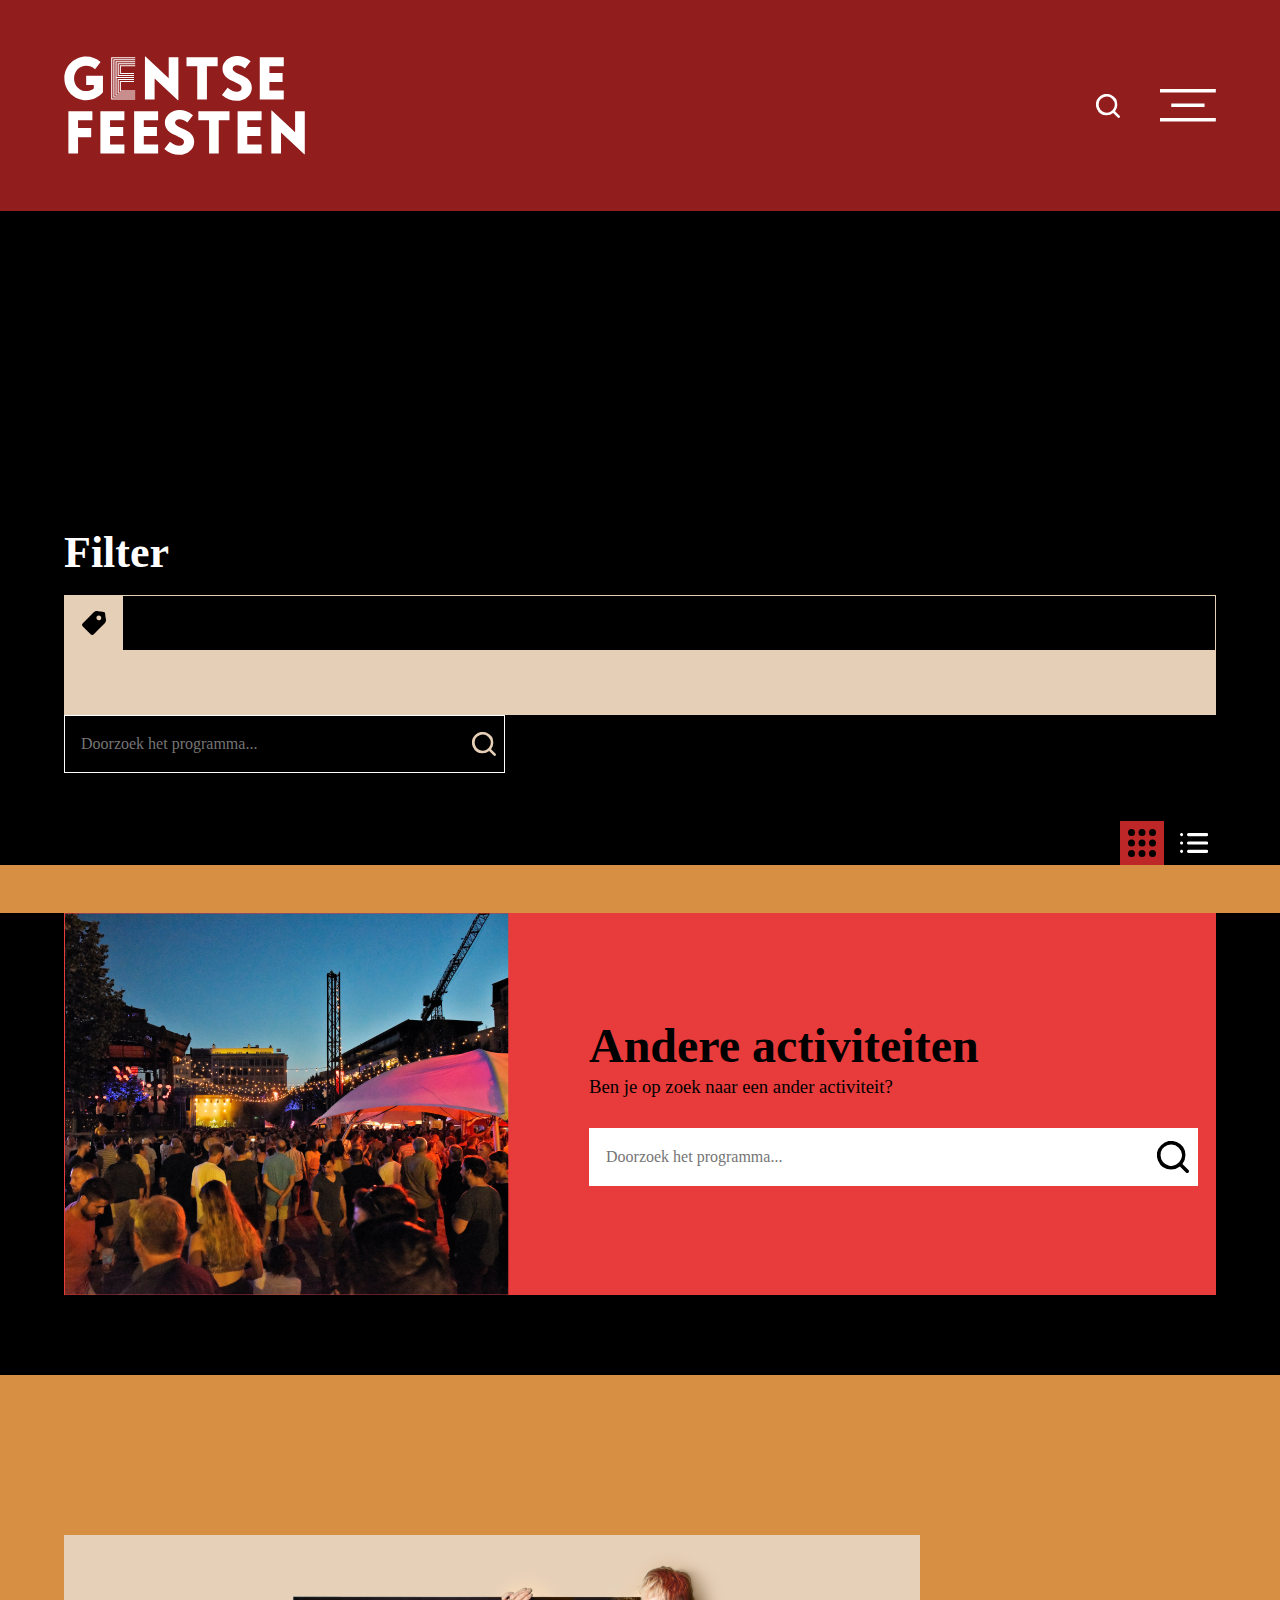
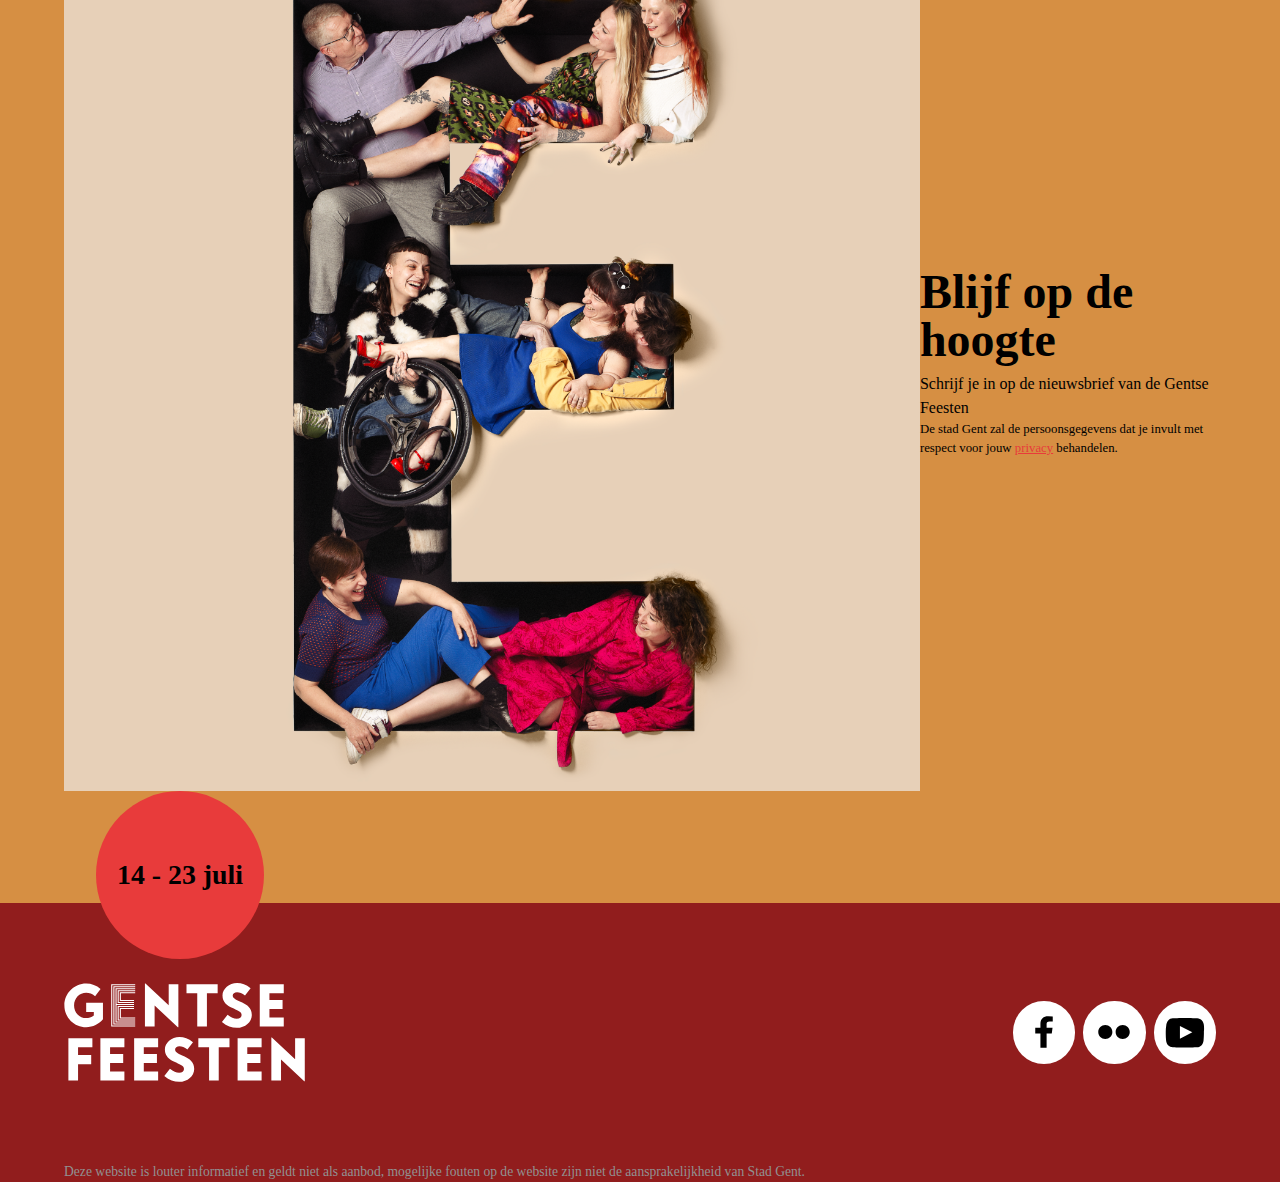
<file: events/day.html>
<!DOCTYPE html>
<html lang="en">

<head>
    <meta charset="UTF-8">
    <meta name="viewport" content="width=device-width, initial-scale=1.0">
    <link rel="stylesheet" href="../static/css/reset.css">
    <link rel="stylesheet" href="../static/css/main.css">

    <!--FAVICON-->
    <link rel="apple-touch-icon" sizes="180x180" href="../static/img/favicon/apple-touch-icon.png">
    <link rel="icon" type="image/png" sizes="32x32" href="../static/img/favicon//favicon-32x32.png">
    <link rel="icon" type="image/png" sizes="16x16" href="../static/img/favicon//favicon-16x16.png">

    <title>Programma | Gentse Feesten 2023</title>
</head>

<body>
    <div id="menu">
        <!--JAVASCRIPT-->
    </div>
    <header>
        <div class="container">
            <nav>
                <ul>
                    <li>
                        <a id="logo" href="../index.html">
                            <!--JAVASCRIPT-->
                        </a>
                    </li>
                    <li class="hover-after header-hidden">
                        <a href="../news.html">Nieuws</a>
                    </li>
                    <li class="page-pointer header-hidden">
                        <a href="day.html?day=14">Programma</a>
                    </li>
                </ul>
                <ul>
                    <li class="header__search header-hidden__delay">
                        <a href="../search.html">
                            <svg xmlns="http://www.w3.org/2000/svg" viewBox="0 0 32 32">
                                <path fill="currentColor"
                                    d="m31.474 28.951-6.043-6.025a14.08 14.08 0 0 0 3.004-8.708A14.22 14.22 0 0 0 4.163 4.164a14.215 14.215 0 0 0-3.082 15.495 14.217 14.217 0 0 0 13.136 8.777 14.072 14.072 0 0 0 8.708-3.004l6.025 6.043a1.77 1.77 0 0 0 1.262.526 1.776 1.776 0 0 0 1.261-.526 1.77 1.77 0 0 0 .526-1.261 1.77 1.77 0 0 0-.526-1.262zM3.554 14.218a10.659 10.659 0 0 1 6.583-9.851 10.667 10.667 0 0 1 11.621 2.311 10.66 10.66 0 0 1 2.311 11.621 10.663 10.663 0 0 1-20.514-4.081z" />
                            </svg>
                        </a>
                    </li>
                    <li class="header__hamburger">
                        <a id="menu-btn" href="#">
                            <svg xmlns="http://www.w3.org/2000/svg" viewBox="0 0 55 32">
                                <path fill="currentColor"
                                    d="M0 0h54.825v3.404H0V0zm11.072 14.298h32.681v3.404H11.072v-3.404zM0 28.596h54.825V32H0v-3.404z" />
                            </svg>
                        </a>
                    </li>
                </ul>
            </nav>
        </div>
    </header>

    <main>
        <section class="day-nav">
            <div class="container">
                <ul id="dayNav">
                    <!--JAVASCRIPT-->
                </ul>
            </div>
        </section>

        <section class="day-spotlight">
            <div class="container">
                <ul id="spotlight">
                    <!--JAVASCRIPT-->
                </ul>
            </div>
        </section>

        <section class="day-filter">
            <div class="container">
                <h2>Filter</h2>
                <div class="day-filter__menu">
                    <ul class="day-filter__options">
                        <li class="day-filter__category">
                            <figure>
                                <img src="../static/img/filter icoontjes/tag.svg" alt="Tag icon">
                            </figure>
                        </li>
                    </ul>
                </div>
                <ul id="filter" class="filter-categories">
                    <!--JAVASCRIPT-->
                </ul>
            </div>
            <div class="container">
                <form action="../search.html" class="search-form">
                    <label>
                        <input type="text" placeholder="Doorzoek het programma..." id="searchInput" name="search">
                    </label>
                    <button type="submit">
                        <svg xmlns="http://www.w3.org/2000/svg" viewBox="0 0 32 32">
                            <path fill="currentColor"
                                d="m31.474 28.951-6.043-6.025a14.08 14.08 0 0 0 3.004-8.708A14.22 14.22 0 0 0 4.163 4.164a14.215 14.215 0 0 0-3.082 15.495 14.217 14.217 0 0 0 13.136 8.777 14.072 14.072 0 0 0 8.708-3.004l6.025 6.043a1.77 1.77 0 0 0 1.262.526 1.776 1.776 0 0 0 1.261-.526 1.77 1.77 0 0 0 .526-1.261 1.77 1.77 0 0 0-.526-1.262zM3.554 14.218a10.659 10.659 0 0 1 6.583-9.851 10.667 10.667 0 0 1 11.621 2.311 10.66 10.66 0 0 1 2.311 11.621 10.663 10.663 0 0 1-20.514-4.081z" />
                        </svg>
                    </button>
                </form>
            </div>
        </section>

        <section class="day-events">
            <div class="container">
                <div class="grid-toggler">
                    <a id="normal" class="bg-red" href="#">
                        <svg xmlns="http://www.w3.org/2000/svg" viewBox="0 0 32 32">
                            <path fill="currentColor"
                                d="M0 28a4 4 0 0 0 8 0 4 4 0 0 0-8 0m4-16a4 4 0 1 0 0 8 4 4 0 0 0 0-8zm24-4a4 4 0 1 0 0-8 4 4 0 0 0 0 8zM0 4a4 4 0 0 0 8 0 4 4 0 0 0-8 0m28 8a4 4 0 1 0 0 8 4 4 0 0 0 0-8zm0 12a4 4 0 1 0 0 8 4 4 0 0 0 0-8zm-16 4a4 4 0 0 0 8 0 4 4 0 0 0-8 0m0-24a4 4 0 0 0 8 0 4 4 0 0 0-8 0m4 8a4 4 0 1 0 0 8 4 4 0 0 0 0-8z" />
                        </svg>
                    </a>
                    <a id="list" class="list-btn" href="#">
                        <svg xmlns="http://www.w3.org/2000/svg" viewBox="0 0 45 32">
                            <path fill="currentColor"
                                d="M13.742 5.053h29.192a2.526 2.526 0 0 0 0-5.052H13.742a2.525 2.525 0 1 0 0 5.052zm29.192 8.421H13.742a2.525 2.525 0 1 0 0 5.052h29.192a2.526 2.526 0 0 0 0-5.052zm0 13.473H13.742a2.526 2.526 0 0 0 0 5.052h29.192a2.527 2.527 0 0 0 0-5.052zM2.537 0h-.022C1.119 0 0 1.131 0 2.526s1.141 2.526 2.537 2.526a2.525 2.525 0 1 0 0-5.052zm0 13.474h-.022C1.119 13.474 0 14.605 0 16s1.141 2.526 2.537 2.526a2.525 2.525 0 1 0 0-5.052zm0 13.473h-.022C1.119 26.947 0 28.079 0 29.473s1.141 2.526 2.537 2.526a2.526 2.526 0 0 0 0-5.052z" />
                        </svg>
                    </a>
                </div>
                <div id="events">
                    <!--JAVASCRIPT-->
                </div>
            </div>
        </section>

        <section class="day-search">
            <div class="container">
                <figure>
                    <img src="../static/img/search-decoration-img.jpg" alt="Decoration image">
                </figure>
                <div class="day-search__form">
                    <h2>Andere activiteiten</h2>
                    <h3>Ben je op zoek naar een ander activiteit?</h3>
                    <form action="../search.html" class="search-form">
                        <label>
                            <input type="text" placeholder="Doorzoek het programma..." id="searchInputBottom"
                                name="search">
                        </label>
                        <button type="submit">
                            <svg xmlns="http://www.w3.org/2000/svg" viewBox="0 0 32 32">
                                <path fill="currentColor"
                                    d="m31.474 28.951-6.043-6.025a14.08 14.08 0 0 0 3.004-8.708A14.22 14.22 0 0 0 4.163 4.164a14.215 14.215 0 0 0-3.082 15.495 14.217 14.217 0 0 0 13.136 8.777 14.072 14.072 0 0 0 8.708-3.004l6.025 6.043a1.77 1.77 0 0 0 1.262.526 1.776 1.776 0 0 0 1.261-.526 1.77 1.77 0 0 0 .526-1.261 1.77 1.77 0 0 0-.526-1.262zM3.554 14.218a10.659 10.659 0 0 1 6.583-9.851 10.667 10.667 0 0 1 11.621 2.311 10.66 10.66 0 0 1 2.311 11.621 10.663 10.663 0 0 1-20.514-4.081z" />
                            </svg>
                        </button>
                    </form>
                </div>
            </div>
        </section>
    </main>
    <footer>
        <section class="footer-newsletter">
            <div class="container">
                <div class="footer-newsletter__subscribe">
                    <figure id="logo-letter-footer">
                        <!--JAVASCRIPT-->
                    </figure>
                    <div class="footer-newsletter__subscribe-text">
                        <h3>Blijf op de hoogte</h3>
                        <p>
                            Schrijf je in op de nieuwsbrief van de Gentse Feesten
                        </p>
                        <p class="footer-newsletter__terms">
                            De stad Gent zal de persoonsgegevens dat je invult met respect voor jouw <a
                                href="#">privacy</a> behandelen.
                        </p>
                    </div>
                </div>
            </div>
        </section>

        <section class="footer-info">
            <div class="container">
                <div class="dates-circle">
                    <p>
                        14 - 23 juli
                    </p>
                </div>
                <nav>
                    <ul>
                        <li>
                            <a id="logo-footer" href="index.html">
                                <!--JAVASCRIPT-->
                            </a>
                        </li>
                        <li class="footer-info__socials">
                            <a href="#">
                                <svg xmlns="http://www.w3.org/2000/svg" viewBox="0 0 32 32">
                                    <path
                                        d="M17.49 25v-8.21h2.95l.44-3.2h-3.39v-2.043c0-.927.276-1.558 1.697-1.558L21 9.988V7.126A25.196 25.196 0 0 0 18.445 7h-.091.005c-2.614 0-4.403 1.491-4.403 4.23v2.36H11v3.2h2.956V25h3.535z" />
                                </svg>
                            </a>
                            <a href="#">
                                <svg xmlns="http://www.w3.org/2000/svg" viewBox="0 0 32 32">
                                    <path
                                        d="M11.034 12c2.228 0 4.034 1.791 4.034 4 0 2.21-1.806 4-4.034 4S7 18.21 7 16c0-2.209 1.806-4 4.034-4zM25 16c0 2.21-1.806 4-4.034 4s-4.034-1.79-4.034-4c0-2.209 1.806-4 4.034-4S25 13.791 25 16z" />
                                </svg>
                            </a>
                            <a href="#">
                                <svg xmlns="http://www.w3.org/2000/svg" viewBox="0 0 32 32">
                                    <path
                                        d="M26.8 12.1c0-.3-.3-1.9-1.1-2.7C25 8.7 24 8.3 23 8.2h-.2C19.8 8 16.2 8 16 8s-3.8 0-6.8.2H9c-1 0-1.9.5-2.6 1.2-.8.8-1.1 2.4-1.1 2.7-.2 1.2-.3 2.4-.3 3.6v1.6c0 1.2.1 2.4.2 3.6 0 .3.3 1.8 1.1 2.7.8.7 1.7 1.1 2.7 1.1H9.3c1.7.2 6.4.2 6.6.2.2 0 3.8 0 6.8-.2h.2c1 0 1.9-.5 2.6-1.2.8-.8 1.1-2.4 1.1-2.7.1-1.2.2-2.4.2-3.6v-1.6c.2-1.1.1-2.3 0-3.5zm-13.7 7.8v-7.4l7.1 3.7-7.1 3.7z" />
                                </svg>
                            </a>
                        </li>
                    </ul>
                    <ul>
                        <li>
                            <p class="footer__site-info">
                                Deze website is louter informatief en geldt niet als aanbod, mogelijke fouten op de
                                website zijn niet de aansprakelijkheid van Stad Gent.
                            </p>
                        </li>
                    </ul>
                </nav>
            </div>
        </section>
    </footer>
    <script src="../static/js/utils/utility-functions.js"></script>
    <script src="../static/js/main/data.js"></script>
    <script src="../static/js/main/logos.js"></script>
    <script src="../static/js/main/menu.js"></script>
    <script src="../static/js/day-page/day.js"></script>
    <script src="../static/js/main/grid-toggler.js"></script>
</body>

</html>
</file>
<file: static/css/main.css>
body {
  font-family: "Fira sans";
  background-color: hsl(31, 64%, 55%);
}

main {
  overflow: hidden;
}

h1 {
  font-size: 3.5rem;
}

@media (max-width: 31.25rem) {
  h1 {
    font-size: 2.5rem;
  }
}

h1,h2,h3,h4 {
  line-height: 100%;
}

ul {
  padding: 0;
}

li {
  list-style: none;
}

svg {
  color: white;
  width: 2rem;
}

.bg-red svg {
  color: black;
}

/*
===================================
UTILITY CLASSES
===================================
*/

.container {
  max-width: 80rem;
  width: 90%;
  margin: 0 auto;
}

.close {
  display: none;
}

.overflow-hidden {
  overflow: hidden;
}

.bg-red {
  background-color: hsl(0, 66%, 45%);
}

.page-pointer::after {
  content: "";
  width: 2rem;
  height: 1.25rem;
  border-left: 0.2rem solid white;
  border-top: 0.2rem solid white;
  position: absolute;
  bottom: -1.5rem;
  left: 0;
}

.dates-circle {
  font-size: 1.74rem;
  font-weight: 600;
  background-color: hsl(0, 79%, 57%);
  border-radius: 50%;
  width: 10.5rem;
  height: 10.5rem;
  display: flex;
  align-items: center;
  justify-content: center;
}

/* Arrows */
.arrow-right,
.arrow-left {
  display: flex;
  align-items: center;
}

div.arrow-right svg {
  width: 3rem;
  transform: translateX(-54%);
  color: black;
}

div.arrow-left svg {
  color: black;
  width: 3rem;
  transform: translateX(51%);
}

.arrow-helper {
  width: 5rem;
  height: 0.25rem;
  background-color: black;
}

/* Events */
.event {
  position: relative;
  list-style: none;
}

.event-text-bl {
  position: absolute;
  bottom: -7rem;
  left: 0;
  max-width: 23.5rem;
  border: 0.1rem solid white;
  padding: 2rem;
  background-color: black;
  transition: 0.2s;
}

.event-text-bl h2 {
  font-size: 1.25rem;
  margin-bottom: 0.75rem;
}

.event-text-bl h2,
.event-text-bl p {
  color: white;
}

.event-text-bl p {
  display: inline-block;
}

.event-text-bl h3 {
  display: inline-block;
  font-size: 1rem;
  color: black;
  background-color: hsl(0, 79%, 57%);
  padding: 0.5rem;
}

.event:hover .event-text-bl {
  transform: translateX(10%) translateY(-10%);
}

/*
===================================
HEADER
===================================
*/

header {
  background-color: rgb(145, 29, 29);
  padding: 3.5rem 0;
}

header .container {
  position: relative;
  max-width: 85rem;
  margin: 0 auto;
}

header nav {
  display: flex;
  justify-content: space-between;
}

header ul {
  display: flex;
  align-items: center;
  gap: 2.5rem;
  padding: 0;
}

header li {
  position: relative;
}

header a {
  color: white;
  font-weight: 700;
  text-decoration: none;
  text-transform: uppercase;
}

header a:hover svg {
  color: hsl(0, 79%, 57%);
}

.header__languages {
  display: flex;
  align-items: center;
  cursor: pointer;
}

.header__languages a {
  display: flex;
  align-items: center;
}

.header__languages:hover a {
  color: hsl(0, 79%, 57%);
}

.header__search svg {
  width: 1.5rem;
}

.header__hamburger svg {
  width: 3.5rem;
}

.hover-after {
  position: relative;
}

header .hover-after:hover::after {
  content: "";
  width: 1.5rem;
  border-bottom: 0.2rem solid white;
  position: absolute;
  bottom: -1rem;
  left: 0;
}

header .dates-circle {
  position: absolute;
  bottom: -10rem;
  right: 0;
}

@media (max-width: 59.5rem) {
  header .dates-circle {
    display: none;
  }
}

@media (max-width: 80rem) {
  .header-hidden {
    display: none;
  }
}

@media (max-width: 32.5rem) {
  .header-hidden__delay {
    display: none;
  }
}

/*
===================================
MENU
===================================
*/

.menu {
  z-index: 3;
  display: flex;
  justify-content: space-between;
  position: fixed;
  top: 0;
  left: 0;
  background-color: hsl(0, 53%, 31%);
  width: 100%;
  height: 100%;
}

.menu a {
  color: black;
  text-decoration: none;
  text-transform: uppercase;
  font-weight: 600;
}

.menu svg {
  color: black;
}

.menu a:hover,
.menu a:hover svg {
  color: white;
}

.menu__letter {
  padding: 10rem 0;
  background-color: hsl(31, 49%, 81%);
}

.menu__letter img {
  max-width: 100%;
  height: 100%;
}

@media (max-width: 63.125rem) {
  .menu__letter img {
    display: none;
  }
}

.menu__search {
  position: absolute;
  top: 2rem;
  right: 5rem;
}

.menu__search ul {
  display: flex;
  align-items: center;
  gap: 1rem;
}

.menu__nav {
  padding: 1rem 5rem;
}

@media (max-width: 28.4375rem) {
  .menu__nav {
    padding: 1rem 2rem;
  }
}

.menu__nav-list {
  margin-top: 5rem;
  display: flex;
  gap: 0.5rem;
}

.menu__program,
.menu__program-item {
  display: flex;
  align-items: flex-start;
  gap: 1rem;
}

.menu__days {
  margin-top: 1.75rem;
}

.menu__close {
  position: absolute;
  top: 2.35rem;
  right: 2rem;
  font-size: 2.5rem;
}

@media (max-width: 28.4375rem) {
  .menu__close {
    right: 0.75rem;
  }
}

/*
===================================
FOOTER
===================================
*/

footer {
  margin-top: 10rem;
}

@media (max-width: 43.75rem) {
  footer {
    margin-top: 5rem;
  }
}

/* Subscribe Newsletter */
.footer-newsletter__nav ul {
  max-width: 50rem;
}

.footer-newsletter__nav li {
  display: inline-block;
}

.footer-newsletter__nav li:hover .arrow-helper {
  width: 8rem;
  transition: 0.4s;
}

.footer-newsletter__nav-pics a,
.footer-newsletter__nav-vids a {
  display: flex;
  align-items: center;
  gap: 0.5rem;
  color: black;
  font-size: 3rem;
  font-weight: 700;
  text-decoration: none;
  padding: 1rem 2rem;
  margin-bottom: 2rem;
  background-color: hsl(0, 72%, 27%);
}

@media (max-width: 43.75rem) {
  .footer-newsletter__nav-pics a,
  .footer-newsletter__nav-vids a {
    font-size: 1.5rem;
  }
}

.footer-newsletter__subscribe {
  display: flex;
  justify-content: space-between;
  align-items: center;
  margin-bottom: 7rem;
}

.footer-newsletter__subscribe-text h3 {
  font-size: 3rem;
  margin-bottom: 0.5rem;
}

.footer-newsletter__input input {
  width: 40rem;
  color: black;
  background: transparent;
  padding: 1rem 0.5rem;
  border: 0;
  border-bottom: 0.2rem solid black;
  margin: 2rem 0;
}

@media (max-width: 42.1875rem) {
  .footer-newsletter__input input {
    width: 100%;
    max-width: 40rem;
  }
  .footer-newsletter__subscribe img {
    display: none;
  }
}

.footer-newsletter__input input:focus {
  outline: 0.15rem solid black;
}

.footer-newsletter__input button {
  cursor: pointer;
  text-transform: uppercase;
  font-weight: 500;
  background-color: hsl(0, 79%, 57%);
  border: 0;
  padding: 0.75rem 2rem;
  margin-bottom: 1rem;
}

.footer-newsletter__input button:hover {
  background-color: white;
  border: 0.1rem solid black;
  transition: 0.2s;
}

.footer-newsletter__terms {
  font-size: 0.8rem;
}

.footer-newsletter__terms a {
  color: hsl(0, 79%, 57%);
}

.footer-newsletter__terms a:hover {
  color: black;
}

/* Footer Info */
.footer-info {
  background-color: rgb(145, 29, 29);
  padding-top: 5rem;
}

.footer-info .container {
  position: relative;
  max-width: 90rem;
}

.footer-info .dates-circle {
  position: absolute;
  top: -12rem;
  left: 2rem;
}

@media (max-width: 43.75rem) {
  .footer-info .dates-circle {
    font-size: 1.35rem;
    padding: 1.75rem;
    top: -11.25rem;
    left: 50%;
    transform: translateX(-50%);
  }
}

.footer-info .dates-circle p {
  color: black;
}

.footer-info ul {
  display: flex;
  justify-content: space-between;
  align-items: center;
  margin-bottom: 5rem;
}

@media (max-width: 43.75rem) {
  .footer-info ul {
    flex-direction: column;
    align-items: flex-start;
  }
}

.footer-info p {
  color: white;
}

.footer-info__socials {
  display: flex;
  gap: 0.5rem;
}

@media (max-width: 43.75rem) {
  .footer-info__socials {
    margin-top: 2rem;
  }
}

.footer-info__socials a {
  background-color: white;
  padding: 0.2rem;
  border-radius: 50%;
}

.footer-info__socials a:hover {
  background-color: hsl(0, 79%, 57%);
}

.footer-info__socials svg {
  width: 3.5rem;
}

.footer-info__sponsors {
  display: flex;
  align-items: center;
  gap: 1rem;
}

.footer-info__sponsors img {
  width: 5rem;
}

.footer__hashtag {
  text-transform: uppercase;
  font-weight: 700;
  font-size: 4rem;
}

.footer__terms a,
p.footer__site-info {
  color: hsl(0, 0%, 57%);
  text-decoration: none;
  font-size: 0.85rem;
}

/*
===================================
DAY NAVIGATOR
===================================
*/

.day-nav {
  background-color: black;
}

.day-nav .container {
  max-width: 85rem;
}

.day-nav ul {
  display: flex;
  justify-content: center;
  align-items: center;
  gap: 0.2rem;
  padding: 5rem 0;
}

@media (max-width: 48.75rem) {
  .day-nav ul {
    display: grid;
    gap: 0.1rem;
    grid-template-columns: repeat(5, 1fr);
    grid-template-rows: repeat(2, 1fr);
  }
}

.day-nav li {
  cursor: pointer;
  list-style: none;
  background-color: hsl(0, 79%, 57%);
  padding: 1rem 2rem;
}

@media (max-width: 64.6875rem) {
  .day-nav li {
    padding: 0.5rem 1rem;
  }
}

@media (max-width: 48.75rem) {
  .day-nav li {
    width: 100%;
    height: 100%;
  }
}

.day-nav a {
  font-size: 1.25rem;
  text-align: center;
  text-decoration: none;
  color: black;
}

.day-nav a strong {
  font-size: 2rem;
}

@media (max-width: 31.25rem) {
  .day-nav a strong {
    font-size: 1rem;
  }
}

.day-nav .day-pointer {
  padding: 2.5rem 2.5rem;
}

@media (max-width: 48.75rem) {
  .day-nav .day-pointer {
    padding: 0 1rem;
    padding-top: 0.8rem;
    background-color: white;
  }
  .day-nav .day-pointer p {
    transform: translateY(0);
  }
}

.day-nav li:hover {
  background-color: black;
}

.day-nav .day-pointer:hover {
  background-color: hsl(0, 79%, 57%);
}

.day-nav li:hover a {
  color: white;
}

/*
===================================
SEARCH
===================================
*/

.search {
  color: white;
  background-color: black;
  padding-bottom: 5rem;
}

.search .container {
  max-width: 100rem;
}

.search img {
  width: 20rem;
}

.search h1 {
  font-size: 4rem;
  margin-bottom: 2rem;
}

@media (max-width: 36.25rem) {
  .search h1 {
    font-size: 2rem;
  }
}

.search-form {
  display: flex;
  justify-content: center;
}

.search-form input {
  width: 50rem;
  padding: 1rem;
  border-top: 0.1rem solid white;
  border-right: 0;
  border-bottom: 0.1rem solid white;
  border-left: 0.1rem solid white;
  color: white;
  background-color: black;
}

@media (max-width: 59.375rem) {
  .search-form input {
    width: 30rem;
  }
}

@media (max-width: 36.25rem) {
  .search-form input {
    width: 16rem;
  }
}

.search-form input:focus {
  outline: 0;
}

.search-form button {
  cursor: pointer;
  background-color: transparent;
  border-top: 0.1rem solid white;
  border-right: 0.1rem solid white;
  border-bottom: 0.1rem solid white;
  border-left: 0;
  padding: 0.5rem;
}

.search-form button:hover {
  background-color: hsl(0, 79%, 57%);
}

.search-form button:hover svg {
  color: black;
}

.search-info {
  font-size: 1.75rem;
  text-align: center;
  margin: 2.5rem 0;
}

.searched-events {
  display: flex;
  justify-content: center;
  flex-wrap: wrap;
  gap: 2rem;
}

.searched-events li {
  position: relative;
  list-style: none;
  margin-bottom: 8rem;
}

.searched-events img {
  width: 25rem;
}

/*
===================================
HOME - Days
===================================
*/

.home-days {
  margin: 7rem 0;
}

.home-days .container {
  display: flex;
  align-items: center;
  gap: 5rem;
}

@media (max-width: 59.5rem) {
  .home-days .container {
    flex-direction: column;
  }
}

.home-days img {
  width: 40rem;
}

.home-days a {
  color: black;
  text-decoration: none;
}

.home-days__today {
  cursor: pointer;
  display: flex;
  font-size: 1.2rem;
  line-height: 130%;
  margin-bottom: 2rem;
  margin-left: 25%;
}

.home-days__today:hover .arrow-helper {
  width: 6.5rem;
  transition: 0.5s;
}

/* Grid */
.home-days__grid {
  display: grid;
  grid-template-columns: repeat(3, 1fr);
  grid-template-rows: repeat(4, 1fr);
  gap: 0.1rem;
}

.home-days__grid a {
  display: block;
  max-width: 10rem;
  height: 6.5rem;
  color: black;
  background-color: hsl(0, 79%, 57%);
  text-align: center;
  text-decoration: none;
}

.home-days__grid a:hover {
  background-color: black;
  color: white;
}

.home-days__grid-empty {
  background-color: hsl(31, 49%, 81%);
}

.home-days__grid strong {
  font-size: 2rem;
}

@media (max-width: 59.5rem) {
  .home-days__grid strong {
    font-size: 1.5rem;
  }
}

.home-days__grid p {
  padding: 0 3rem;
  padding-top: 0.8rem;
}

@media (max-width: 620px) {
  .home-days__grid p {
    padding: 0 1rem;
    padding-top: 0.8rem;
  }
}

@media (max-width: 59.5rem) {
  .home-days__grid {
    grid-template-columns: repeat(5, 1fr);
    grid-template-rows: repeat(2, 1fr);
  }
  .home-days__grid-empty {
    display: none;
  }
}

/*
===================================
HOME - Spotlight
===================================
*/

.home-spotlight {
  background-color: rgb(44, 26, 26);
  padding: 10rem 0;
  padding-bottom: 7rem;
}

.home-spotlight .container {
  position: relative;
  width: 100rem;
  padding-left: 7.5rem;
}

@media (max-width: 34.375rem) {
  .home-spotlight .container {
    padding-left: 3.5rem;
  }
}

@media (max-width: 28.125rem) {
  .home-spotlight .container {
    padding-left: 0.5rem;
  }
}

.home-spotlight__arrows {
  position: absolute;
  top: -5rem;
  right: 0;
  display: flex;
  gap: 0.5rem;
}

.home-spotlight .arrow-left,
.home-spotlight .arrow-right {
  cursor: pointer;
}

.home-spotlight .arrow-left svg,
.home-spotlight .arrow-right svg {
  color: white;
}

.home-spotlight .arrow-helper {
  background-color: white;
}

.home-spotlight .arrow-left:hover .arrow-helper,
.home-spotlight .arrow-right:hover .arrow-helper {
  width: 7.5rem;
  transition: 0.4s;
}

.home-spotlight .arrow-left:hover {
  transform: translateX(-2rem);
  transition: 0.4s;
}

.home-spotlight .arrow-right:hover {
  transform: translateX(2rem);
  transition: 0.4s;
}

.home-spotlight__events {
  display: flex;
  gap: 3.5rem;
  color: white;
  overflow: auto;
  padding-bottom: 10rem;
}

.home-spotlight__events a img {
  max-width: 25rem;
}

.home-spotlight__events a {
  position: relative;
  text-decoration: none;
}

/*
===================================
HOME - News
===================================
*/

.home-news {
  color: white;
  background-color: rgb(59, 40, 40);
  padding-bottom: 5rem;
}

.home-news .container {
  display: flex;
  justify-content: center;
}

@media (max-width: 64rem) {
  .home-news .container {
    display: block;
  }
}

.home-news__title {
  display: inline-block;
  rotate: -90deg;
  height: 0;
}

@media (max-width: 64rem) {
  .home-news__title {
    rotate: 0deg;
  }
}

.home-news h2 {
  font-size: 9rem;
  background-color: black;
  padding: 0.5rem;
  transform: translateX(-55%);
}

@media (max-width: 64rem) {
  .home-news h2 {
    font-size: 3rem;
    transform: translateX(0) translateY(-30%);
  }
}

.home-news h3 {
  padding-bottom: 5rem;
}

.home-news a {
  text-decoration: none;
  color: white;
}

.home-news__title::after {
  z-index: -1;
  content: "";
  position: absolute;
  top: -2rem;
  right: 15rem;
  background-color: hsl(0, 79%, 57%);
  width: 30rem;
  height: 10rem;
}

.home-news__articles a {
  font-size: 1.75rem;
  font-weight: 700;
}

.home-news__articles {
  display: flex;
  width: 65rem;
}

@media (max-width: 92.2rem) {
  .home-news__articles {
    flex-direction: column;
    width: 100%;
    max-width: 65rem;
  }
}

.home-news__articles-container {
  display: flex;
  flex-direction: column;
}

.home-news__articles article {
  border: 0.1rem solid white;
  padding: 1rem;
}

.home-news__articles article:hover {
  background-color: hsl(0, 79%, 57%);
  transition: 0.3s;
}

.home-news__articles article:hover a {
  color: black;
}

.home-news__articles article:hover .arrow-helper {
  width: 7rem;
  opacity: 0;
  transition: 0.2s;
}

.home-news__articles article:hover svg {
  opacity: 0;
  transition: 0.2s;
}

.home-news .arrow-right svg {
  color: white;
}

.home-news .arrow-helper {
  background-color: white;
}

.home-news figure img {
  object-fit: cover;
  object-position: center;
  width: 100%;
  height: 100%;
}

.home-news__news-btn {
  max-width: 17rem;
  border: 0.1rem solid white;
  padding: 1rem;
  margin-top: 5rem;
  text-transform: uppercase;
  text-align: center;
}

.home-news__news-btn:hover {
  color: black;
  background-color: white;
  transition: 0.2s;
}

/* Grid */
.home-news__articles-grid {
  display: grid;
  grid-template-columns: repeat(2, 1fr);
  grid-template-rows: repeat(2, 1fr);
  height: 100%;
}

@media (max-width: 33.75rem) {
  .home-news__articles-grid {
    display: flex;
    flex-direction: column;
  }
}

.home-news__articles-grid article:last-child {
  grid-column: span 2;
  height: 100%;
}

/*
===================================
NEWS
===================================
*/

.news {
  color: white;
  background-color: black;
}

.news ul {
  margin-top: 3rem;
}

.news li {
  margin-bottom: 5rem;
  border: 0.1rem solid white;
}

.news a {
  display: flex;
  justify-content: space-between;
  text-decoration: none;
  color: white;
}

@media (max-width: 73.4375rem) {
  .news a {
    flex-direction: column-reverse;
  }
}

.news .news__nav {
  font-size: 1.25rem;
  position: relative;
  display: flex;
  flex-direction: column;
  justify-content: space-between;
  padding: 1rem;
}

.news .arrow-helper {
  background-color: white;
}

.news .arrow-right svg {
  color: white;
}

.news .page-nav ul {
  display: flex;
  justify-content: center;
  gap: 2rem;
}

.news .page-nav li {
  cursor: pointer;
  display: inline-block;
  border: 0.1rem solid white;
  border-radius: 50%;
  list-style: none;
  font-size: 2rem;
  padding: 1rem 1.5rem;
}

.news .page-nav .page-nav__pointer {
  border: 0;
  background-color: hsl(0, 79%, 57%);
}

.news .page-nav .page-nav__pointer a {
  color: black;
}

.news li h2 {
  max-width: 25rem;
  z-index: 1;
}

.news li figure {
  width: 50rem;
  height: 27rem;
}

@media (max-width: 73.4375rem) {
  .news li figure {
    width: 100%;
  }
}

.news li figure img {
  object-fit: cover;
  width: 100%;
  height: 100%;
}

.news-red-box {
  position: absolute;
  top: 0;
  left: 0;
  width: 37rem;
  height: 7rem;
}

@media (max-width: 73.4375rem) {
  .news-red-box {
    width: 100%;
    height: 100%;
  }
}

.news li:hover {
  border: 0;
  transition: 0.2s;
}

.news li:hover h2 {
  color: black;
}

.news li:hover .news-red-box {
  background-color: hsl(0, 79%, 57%);
  transition: 0.4s;
}

@media (max-width: 73.4375rem) {
  .news li:hover .arrow-right svg {
    opacity: 0;
    transition: 0.4s;
  }
}

.news li:hover .arrow-helper {
  width: 7.5rem;
  transition: 0.2s;
}

.page-nav__hover:hover {
  background-color: white;
}

.page-nav__hover:hover a {
  color: black;
}

/*
===================================
DAY - Spotlight
===================================
*/

.day-spotlight {
  padding-bottom: 10rem;
  background-color: black;
}

.day-spotlight .container {
  max-width: 90rem;
}

.day-spotlight ul {
  display: flex;
  justify-content: center;
  flex-wrap: wrap;
  gap: 5rem;
}

.day-spotlight li {
  list-style: none;
  padding-bottom: 5rem;
}

.day-spotlight a {
  position: relative;
}

.day-spotlight img {
  max-width: 25rem;
}

@media (max-width: 25.625rem) {
  .day-spotlight img {
    max-width: 20rem;
  }
}

@media (max-width: 25.625rem) {
  .day-spotlight .event {
    max-width: 20rem;
  }
}

/*
===================================
DAY - Filter
===================================
*/

.day-filter {
  color: white;
  background-color: black;
  padding: 3rem 0;
  padding-top: 0;
}

.day-filter svg {
  color: hsl(31, 49%, 81%);
  width: 1.5rem;
}

.day-filter img {
  width: 1.5rem;
}

.day-filter h2 {
  font-size: 2.75rem;
  margin-bottom: 1.25rem;
}

.day-filter__menu {
  max-height: 3.5rem;
  display: flex;
  border: 0.1rem solid hsl(31, 49%, 81%);
}

@media (max-width: 43.4375rem) {
  .day-filter__menu {
    max-height: 7rem;
    flex-direction: column-reverse;
  }
  .day-filter__options {
    border-top: 0.1rem solid hsl(31, 49%, 81%);
  }
}

.day-filter__menu ul {
  display: flex;
  align-items: center;
  padding: 0;
}

.day-filter__menu li {
  cursor: pointer;
  text-align: center;
  display: flex;
  align-items: center;
  gap: 0.5rem;
  padding: 1rem;
}

.day-filter__options li {
  list-style: none;
  border-left: 0.1rem solid hsl(31, 49%, 81%);
  border-right: 0.1rem solid hsl(31, 49%, 81%);
}

.day-filter__options li:hover {
  background-color: white;
}

.day-filter__options li:hover svg {
  color: black;
}

.day-filter__options .day-filter__category:hover {
  background-color: hsl(31, 49%, 81%);
}

.day-filter__category {
  color: black;
  background-color: hsl(31, 49%, 81%);
}

.day-filter__extra svg:hover {
  background-color: white;
}

.filter-categories {
  background-color: hsl(31, 48%, 81%);
  display: flex;
  align-items: center;
  flex-wrap: wrap;
  padding: 2rem;
}

.filter-categories li {
  display: flex;
  align-items: center;
  gap: 0.5rem;
  padding: 1rem;
  width: 25rem;
}

.filter-categories figure {
  width: 3rem;
}

@media (max-width: 27.1875rem) {
  .filter-categories figure {
    display: none;
  }
}

.filter-categories a {
  text-decoration: none;
  color: black;
  font-size: 1.35rem;
}

@media (max-width: 27.1875rem) {
  .filter-categories a {
    font-size: 1.25rem;
  }
}

.filter-categories a:hover {
  text-decoration: underline;
}

.day-filter .search-form {
  justify-content: flex-start;
}

.day-filter .search-form input {
  width: 25rem;
}

@media (max-width: 30rem) {
  .day-filter .search-form input {
    width: 15rem;
    padding: 1rem 0;
  }
}

/*
===================================
DAY - Events
===================================
*/

.day-events {
  color: white;
  background-color: black;
}

.day-events .container {
  max-width: 100rem;
}

.day-events img {
  width: 27rem;
}

.day-events .category {
  display: flex;
  justify-content: center;
  align-items: center;
  gap: 2rem;
  padding: 2rem;
}

.day-events .arrow-up img {
  width: 2rem;
}

.day-events ul {
  display: flex;
  justify-content: center;
  flex-wrap: wrap;
  gap: 5rem;
  padding-bottom: 7rem;
}

.day-events li {
  position: relative;
  margin-bottom: 10rem;
}

.day-events .category h2 {
  font-size: 2rem;
}

.day-events .category img {
  width: 1.5rem;
}

/*
===================================
DAY - Search
===================================
*/

.day-search {
  background-color: black;
  padding-bottom: 5rem;
}

.day-search .container {
  background-color: hsl(0, 79%, 57%);
  display: flex;
  align-items: center;
  gap: 5rem;
}

@media (max-width: 78.75rem) {
  .day-search .container {
    flex-direction: column;
  }
  .day-search figure {
    width: 100%;
  }
  .day-search img {
    object-fit: cover;
    width: 100%;
  }
}

.day-search h2 {
  font-size: 3rem;
  margin-bottom: 0.5rem;
}

.day-search h3 {
  font-weight: 400;
  margin-bottom: 2rem;
}

.day-search__form input {
  width: 35rem;
  color: black;
  background-color: white;
}

@media (max-width: 78.75rem) {
  .day-search__form input,
  .day-search__form button {
    margin-bottom: 2rem;
  }
}

@media (max-width: 43.125rem) {
  .day-search__form input {
    width: 15rem;
  }
}

.day-search__form button {
  background-color: white;
}

.day-search__form button:hover {
  background-color: black;
}

.day-search__form button:hover svg {
  color: white;
}

.day-search__form svg {
  color: black;
}

/*
===================================
DETAIL
===================================
*/

.detail {
  color: white;
  background-color: black;
  padding: 2rem 0 7rem 0;
}

.detail .container {
  position: relative;
  padding-top: 5rem;
}

.detail a {
  color: white;
  text-decoration: none;
}

.detail ul a {
  text-decoration: underline;
}

.detail li {
  list-style: none;
}

.detail ul {
  padding: 0;
}

.detail .detail__goday {
  font-size: 1.2rem;
  position: absolute;
  top: 0;
  left: -3.5rem;
}

.detail .detail__goday:hover .arrow-helper {
  width: 7.5rem;
  transition: 0.4s;
}

.detail .arrow-left {
  display: flex;
  align-items: center;
  gap: 0.75rem;
}

.detail .arrow-left p {
  font-weight: 700;
  text-transform: uppercase;
}

.detail .arrow-left svg {
  color: white;
  transform: translateX(77%);
}

.detail .arrow-helper {
  background-color: white;
}

.detail__event {
  display: flex;
  justify-content: space-between;
  gap: 5rem;
}

@media (max-width: 70rem) {
  .detail__event {
    flex-direction: column;
    align-items: center;
  }
}

.detail__event img {
  max-width: 35rem;
}

@media (max-width: 36.875rem) {
  .detail__event img {
    max-width: 25rem;
  }
}

@media (max-width: 26.5625rem) {
  .detail__event img {
    max-width: 18rem;
  }
}

.detail__return {
  display: flex;
  align-items: center;
  gap: 1.5rem;
}

.detail__event-info {
  display: flex;
  gap: 5rem;
}

.detail__event-info li {
  width: 100%;
  display: flex;
  gap: 5rem;
  margin: 1rem 0;
}

@media (max-width: 70rem) {
  .detail__event-info li {
    flex-direction: column;
    gap: 0.25rem;
  }
}

.detail__event-info-categories li {
  margin: 0;
}

.detail__loc-time {
  display: flex;
  align-items: center;
  gap: 1rem;
}

@media (max-width: 22.5rem) {
  .detail__loc-time {
    flex-direction: column;
    align-items: flex-start;
    gap: 0.25rem;
    margin-bottom: 1.25rem;
  }
}

.detail__location {
  text-align: center;
  display: flex;
  gap: 0.5rem;
  padding: 0.5rem;
  margin: 1rem 0;
  background-color: hsl(0, 79%, 57%);
}

.detail__location p {
  display: block;
  margin: 0 auto;
}

.detail__location img {
  width: 1.2rem;
}

.wheelchair {
  width: 1.5rem;
}

.detail__socials {
  display: flex;
  gap: 0.5rem;
  margin-top: 2rem;
}

.detail__socials a svg {
  background-color: white;
  width: 3rem;
  border-radius: 50%;
}

.detail__socials a:hover svg {
  background-color: hsl(0, 79%, 57%);
}

/*
===================================
DETAIL - Map
===================================
*/

.detail-map {
  padding-bottom: 7rem;
  background-color: black;
  text-align: center;
}

.detail-map .container {
  display: flex;
  justify-content: center;
}

@media (max-width: 69.375rem) {
  .detail-map .container {
    flex-direction: column;
  }
}

.detail-map__info {
  padding: 1rem 7rem 1rem 2rem;
  background-color: hsl(0, 79%, 57%);
}

@media (max-width: 69.375rem) {
  .detail-map__info {
    padding-right: 2rem;
  }
}

.detail-map__info .detail__location {
  color: white;
  background-color: black;
}

.detail-map__info a {
  text-decoration: underline;
  color: black;
}

/*
===================================
GRID TOGGLER
===================================
*/

.grid-toggler {
  display: flex;
  justify-content: flex-end;
  align-items: center;
  gap: 0.5rem;
  margin-bottom: 3rem;
}

.grid-toggler a {
  padding: 0.5rem;
}

.grid-toggler .list-btn {
  padding: 0.75rem 0.5rem;
}

.grid-toggler a:hover,
.grid-toggler a:active {
  background-color: hsl(0, 79%, 57%);
}

.grid-toggler a:hover svg,
.grid-toggler a:active svg {
  color: black;
}

.grid-toggler svg {
  width: 1.75rem;
}

/* Events */
.grid-list .event img {
  display: none;
}

.grid-list ul {
  flex-direction: column;
  gap: 0;
  padding-bottom: 0;
}

.grid-list li {
  margin-bottom: 0;
}

.grid-list a {
  text-decoration: none;
}

.grid-list .event-text-bl {
  display: grid;
  grid-template-columns: repeat(3, 1fr);
  align-items: center;
  position: static;
  max-width: 100%;
  margin: 0;
  padding: 1rem;
}

@media (max-width: 36.875rem) {
  .grid-list .event-text-bl {
    display: flex;
    flex-direction: column;
    align-items: flex-start;
    gap: 1rem;
  }
}

.grid-list .event-text-bl h2 {
  padding: 0 1.5rem;
}

.grid-list h3 {
  color: white;
  background-color: transparent;
  padding-left: 1.5rem;
}

.grid-list .flex-order {
  order: -1;
}

.searched-events.grid-list {
  display: block;
}

.grid-list .grid-list__border {
  max-height: 180%;
  border-left: 0.1rem solid white;
  border-right: 0.1rem solid white;
}

.grid-list .event:hover .event-text-bl {
  transform: translateX(0%) translateY(0%);
  background-color: white;
}

.grid-list .event:hover .grid-list__border {
  border-left: 0.1rem solid black;
  border-right: 0.1rem solid black;
}

@media (max-width: 36.875rem) {
  .grid-list .grid-list__border,
  .grid-list .event:hover .grid-list__border {
    border: 0;
  }
}

.grid-list .event:hover .grid-list__border h2,
.grid-list .event:hover h3,
.grid-list .event:hover .flex-order {
  color: black;
}

@media (max-width: 25.3125rem) {
  .grid-list .event-text-bl h2,
  .grid-list .event-text-bl h3,
  .grid-list .event-text-bl p {
    font-size: 0.9rem;
  }
}
</file>
